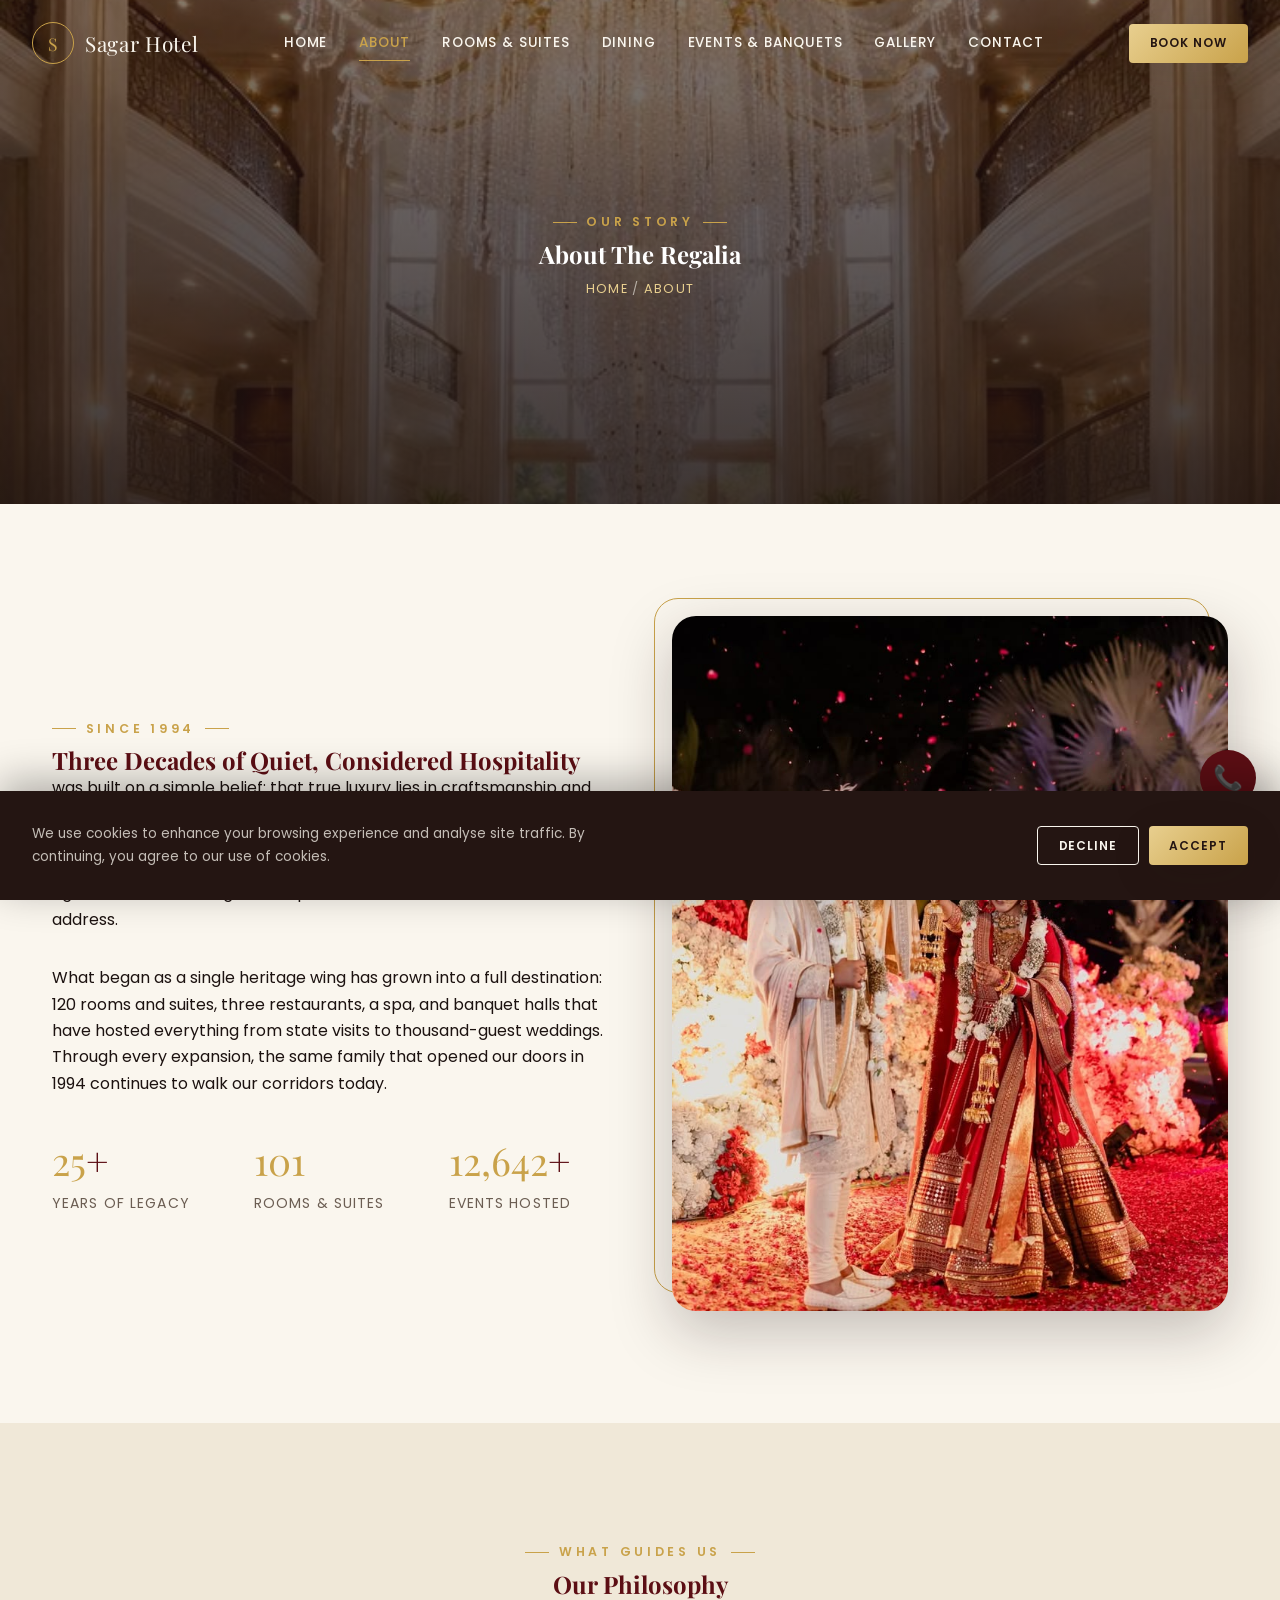
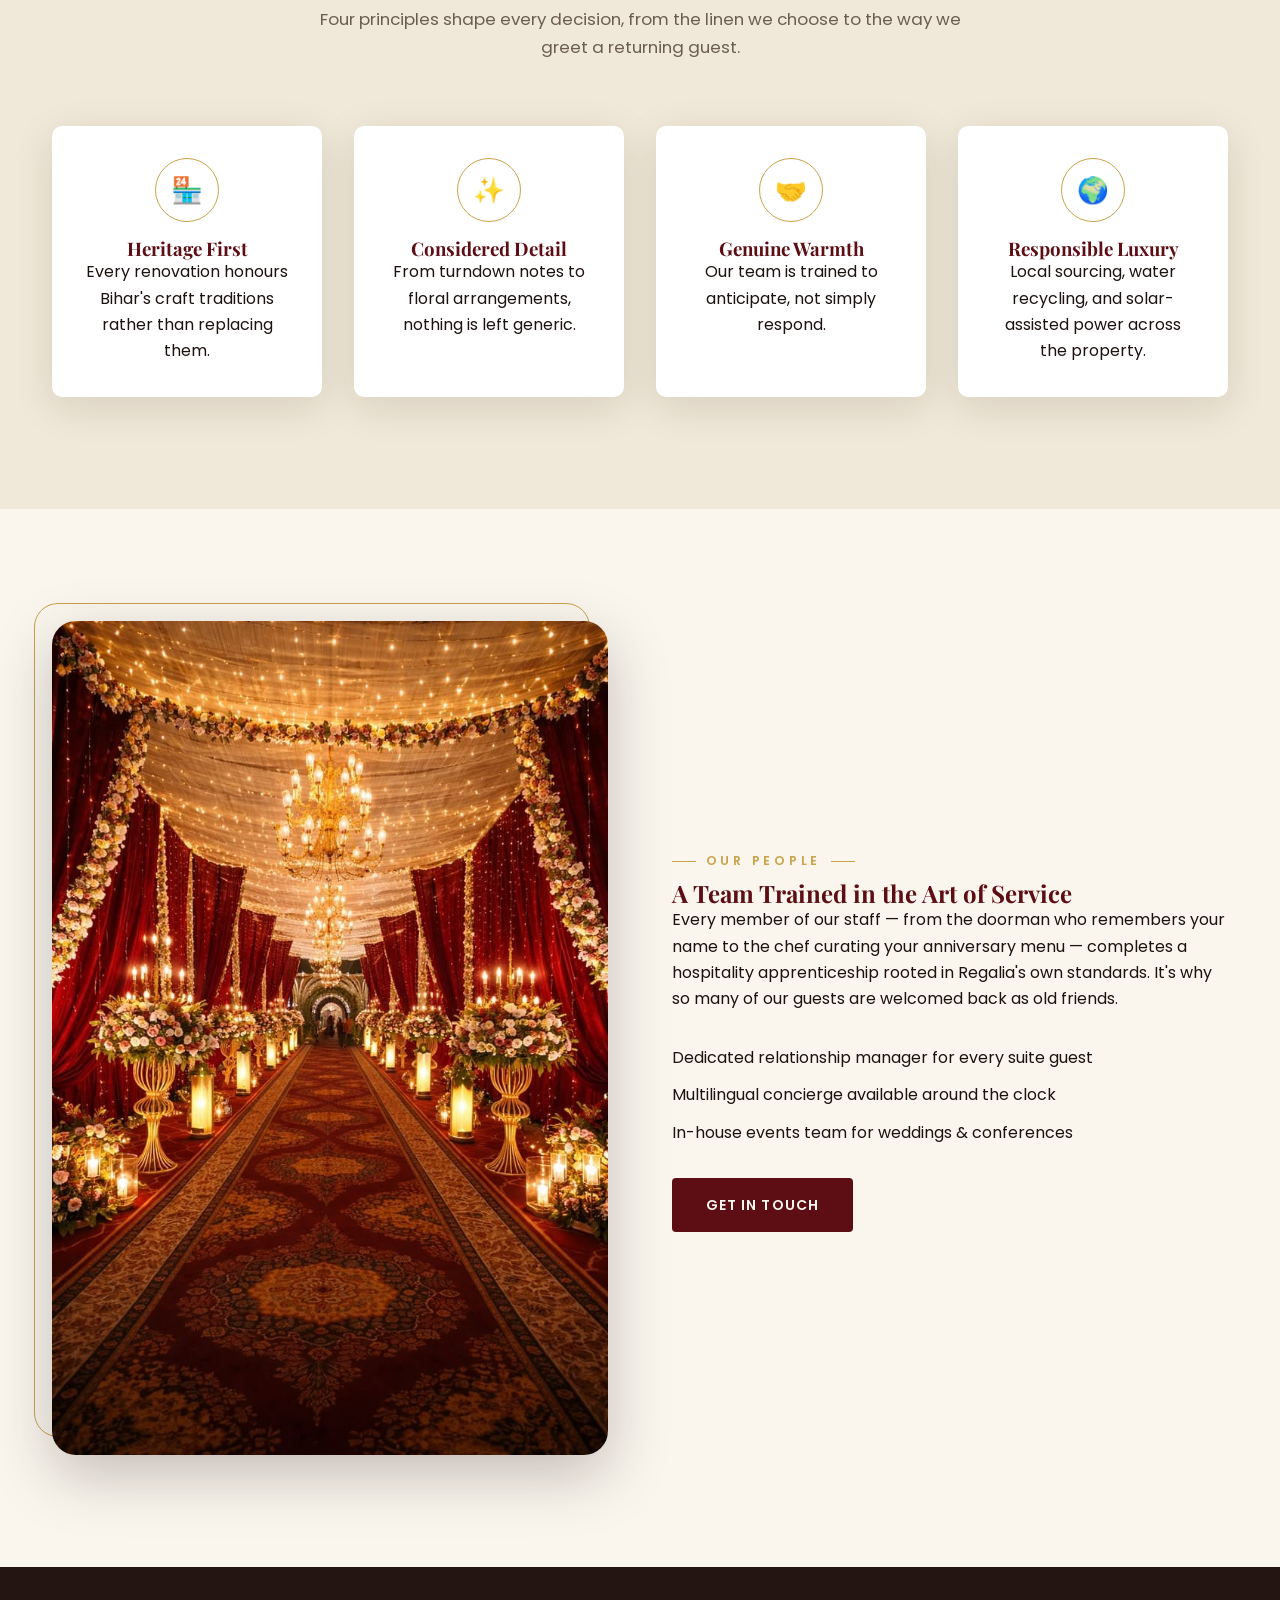
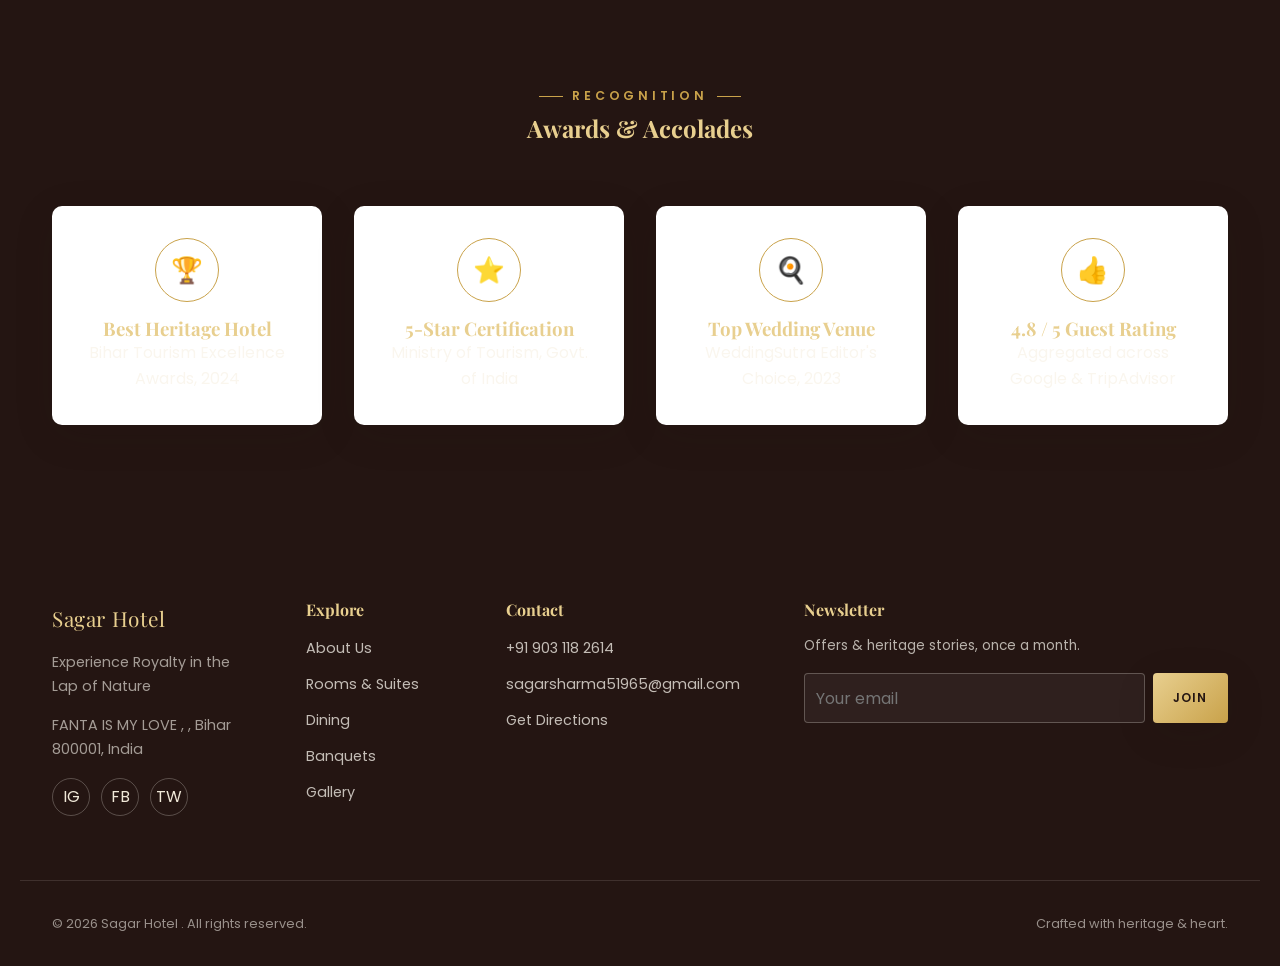
<file: project/about.html>
<!DOCTYPE html>
<html lang="en">
<head>
<meta charset="UTF-8">
<meta name="viewport" content="width=device-width, initial-scale=1.0">
<title>About Us | Sagar Hotel </title>
<meta name="description" content="Discover the story, philosophy and heritage of — a 5-star luxury hotel rooted in Bihar's culture and hospitality.">
<meta name="keywords" content="about Sagar Hotel , luxury hotel history BIHAR, heritage hotel Bihar">
<link rel="icon" href="assets/favicon.svg" type="image/svg+xml">
<link rel="preconnect" href="https://fonts.googleapis.com">
<link href="https://fonts.googleapis.com/css2?family=Playfair+Display:wght@500;600;700;800&family=Poppins:wght@300;400;500;600;700&display=swap" rel="stylesheet">
<link rel="stylesheet" href="css/style.css">
<link rel="stylesheet" href="css/animation.css">
<link rel="stylesheet" href="css/responsive.css">
</head>
<body>

<div class="preloader" aria-hidden="true">
  <div class="preloader-mark">HERITAGE</div>
  <div class="preloader-bar"></div>
</div>

<!-- ============ HEADER ============ -->
<header class="site-header transparent">
  <div class="container nav-wrap">
    <a href="index.html" class="brand">
      <span class="brand-mark">S</span>
      <span class="brand-name" data-hotel-name>Sagar Hotel <span data-hotel-tagline>Heritage Redefined, Luxury Reimagined</span></span>
    </a>
    <nav class="nav-links" aria-label="Primary">
      <a href="index.html">Home</a>
      <a href="about.html" class="active">About</a>
      <a href="rooms.html">Rooms &amp; Suites</a>
      <a href="dining.html">Dining</a>
      <a href="banquet.html">Events &amp; Banquets</a>
      <a href="gallery.html">Gallery</a>
      <a href="contact.html">Contact</a>
    </nav>
    <div class="nav-cta">
      <a href="rooms.html" class="btn btn-gold btn-sm">Book Now</a>
    </div>
    <button class="nav-toggle" aria-label="Toggle menu"><span></span><span></span><span></span></button>
  </div>
</header>

<!-- ============ PAGE HERO ============ -->
<section class="page-hero">
  <img src="images/9.jpeg" alt="heritage facade" loading="eager">
  <div class="page-hero-content">
    <div class="eyebrow">Our Story</div>
    <h1>About The Regalia</h1>
    <div class="breadcrumb"><a href="index.html">Home</a> <span>/</span> About</div>
  </div>
</section>

<!-- ============ STORY ============ -->
<section class="section" id="story">
  <div class="container split">
    <div class="split-text" data-reveal="left">
      <div class="eyebrow">Since 1994</div>
      <h2>Three Decades of Quiet, Considered Hospitality</h2>
      <p>was built on a simple belief: that true luxury lies in craftsmanship and attentiveness, not excess. Our foundations are drawn from Bihar's own architectural and artistic traditions — hand-carved jharokha windows, terrazzo floors, and brassware sourced from local artisans — set against the comforts guests expect from an international five-star address.</p>
      <p class="mt-md">What began as a single heritage wing has grown into a full destination: 120 rooms and suites, three restaurants, a spa, and banquet halls that have hosted everything from state visits to thousand-guest weddings. Through every expansion, the same family that opened our doors in 1994 continues to walk our corridors today.</p>
      <div class="stat-row">
        <div class="stat"><div class="num"><span data-counter="30">0</span>+</div><div class="label">Years of Legacy</div></div>
        <div class="stat"><div class="num"><span data-counter="120">0</span></div><div class="label">Rooms &amp; Suites</div></div>
        <div class="stat"><div class="num"><span data-counter="15000">0</span>+</div><div class="label">Events Hosted</div></div>
      </div>
    </div>
    <div class="split-media" data-reveal="right">
      <div class="ornament-frame"></div>
      <img src="images/3.jpeg" alt="Heritage interior corridor with brass lanterns" loading="lazy">
    </div>
  </div>
</section>

<!-- ============ MISSION / VALUES ============ -->
<section class="section section-alt">
  <div class="container">
    <div class="section-head" data-reveal="fade">
      <div class="eyebrow">What Guides Us</div>
      <h2>Our Philosophy</h2>
      <p>Four principles shape every decision, from the linen we choose to the way we greet a returning guest.</p>
    </div>
    <div class="grid grid-4">
      <div class="amenity-card card" data-reveal="zoom">
        <div class="amenity-icon">&#127978;</div>
        <h3>Heritage First</h3>
        <p>Every renovation honours Bihar's craft traditions rather than replacing them.</p>
      </div>
      <div class="amenity-card card" data-reveal="zoom" data-delay="1">
        <div class="amenity-icon">&#10024;</div>
        <h3>Considered Detail</h3>
        <p>From turndown notes to floral arrangements, nothing is left generic.</p>
      </div>
      <div class="amenity-card card" data-reveal="zoom" data-delay="2">
        <div class="amenity-icon">&#129309;</div>
        <h3>Genuine Warmth</h3>
        <p>Our team is trained to anticipate, not simply respond.</p>
      </div>
      <div class="amenity-card card" data-reveal="zoom" data-delay="3">
        <div class="amenity-icon">&#127757;</div>
        <h3>Responsible Luxury</h3>
        <p>Local sourcing, water recycling, and solar-assisted power across the property.</p>
      </div>
    </div>
  </div>
</section>

<!-- ============ LEADERSHIP / TEAM TEASER ============ -->
<section class="section">
  <div class="container split">
    <div class="split-media" data-reveal="left">
      <div class="ornament-frame"></div>
      <img src="images/2.jpeg" alt="hospitality team" loading="lazy">
    </div>
    <div class="split-text" data-reveal="right">
      <div class="eyebrow">Our People</div>
      <h2>A Team Trained in the Art of Service</h2>
      <p>Every member of our staff — from the doorman who remembers your name to the chef curating your anniversary menu — completes a hospitality apprenticeship rooted in Regalia's own standards. It's why so many of our guests are welcomed back as old friends.</p>
      <ul class="check-list mt-md" style="display:grid;gap:0.7rem;">
        <li>Dedicated relationship manager for every suite guest</li>
        <li>Multilingual concierge available around the clock</li>
        <li>In-house events team for weddings &amp; conferences</li>
      </ul>
      <a href="contact.html" class="btn btn-dark mt-md">Get in Touch</a>
    </div>
  </div>
</section>

<!-- ============ AWARDS STRIP ============ -->
<section class="section section-dark">
  <div class="container">
    <div class="section-head" data-reveal="fade">
      <div class="eyebrow">Recognition</div>
      <h2>Awards &amp; Accolades</h2>
    </div>
    <div class="grid grid-4">
      <div class="amenity-card card" data-reveal="zoom"><div class="amenity-icon">&#127942;</div><h3>Best Heritage Hotel</h3><p>Bihar Tourism Excellence Awards, 2024</p></div>
      <div class="amenity-card card" data-reveal="zoom" data-delay="1"><div class="amenity-icon">&#11088;</div><h3>5-Star Certification</h3><p>Ministry of Tourism, Govt. of India</p></div>
      <div class="amenity-card card" data-reveal="zoom" data-delay="2"><div class="amenity-icon">&#127859;</div><h3>Top Wedding Venue</h3><p>WeddingSutra Editor's Choice, 2023</p></div>
      <div class="amenity-card card" data-reveal="zoom" data-delay="3"><div class="amenity-icon">&#128077;</div><h3>4.8 / 5 Guest Rating</h3><p>Aggregated across Google &amp; TripAdvisor</p></div>
    </div>
  </div>
</section>

<!-- ============ FOOTER ============ -->
<footer class="site-footer">
  <div class="container footer-grid">
    <div class="footer-brand">
      <span class="brand-name" style="color:var(--color-gold-light)" data-hotel-name>Sagar Hotel </span>
      <p data-hotel-tagline>Heritage Redefined, Luxury Reimagined</p>
      <p style="margin-top:1rem" data-hotel-address>Beer Chand Patel Path, BIHAR, Bihar 800001, India</p>
      <div class="footer-social">
        <a href="#" aria-label="Instagram">IG</a>
        <a href="#" aria-label="Facebook">FB</a>
        <a href="#" aria-label="Twitter">TW</a>
      </div>
    </div>
    <div class="footer-col">
      <h4>Explore</h4>
      <ul>
        <li><a href="about.html">About Us</a></li>
        <li><a href="rooms.html">Rooms &amp; Suites</a></li>
        <li><a href="dining.html">Dining</a></li>
        <li><a href="banquet.html">Banquets</a></li>
        <li><a href="gallery.html">Gallery</a></li>
      </ul>
    </div>
    <div class="footer-col">
      <h4>Contact</h4>
      <ul>
        <li><a href="tel:+919031182614" data-hotel-phone>+91 903 118 2614</a></li>
        <li><a href="mailto:sagarsharma51965@gmail.com" data-hotel-email>sagarsharma51965@gmail.com</a></li>
        <li><a href="contact.html">Get Directions</a></li>
      </ul>
    </div>
    <div class="footer-col">
      <h4>Newsletter</h4>
      <p style="font-size:0.85rem;color:rgba(250,246,238,0.7)">Offers &amp; heritage stories, once a month.</p>
      <form class="newsletter-form">
        <input type="email" placeholder="Your email" required>
        <button type="submit" class="btn btn-gold btn-sm">Join</button>
      </form>
    </div>
  </div>
  <div class="container footer-bottom">
    <span>© <span data-year>2026</span> Sagar Hotel . All rights reserved.</span>
    <span>Crafted with heritage &amp; heart.</span>
  </div>
</footer>

<!-- ============ FLOATING BUTTONS ============ -->
<div class="float-stack">
  <button class="float-btn back-to-top" aria-label="Back to top">↑</button>
  <a href="#" class="float-btn float-call" data-call-link aria-label="Call the hotel">📞</a>
  <a href="#" class="float-btn float-whatsapp" data-whatsapp-link="Hello, I would like to know more about Sagar Hotel ." aria-label="Chat on WhatsApp">💬</a>
</div>

<!-- ============ COOKIE BANNER ============ -->
<div class="cookie-banner">
  <div class="cookie-inner">
    <p>We use cookies to enhance your browsing experience and analyse site traffic. By continuing, you agree to our use of cookies.</p>
    <div style="display:flex;gap:0.6rem;">
      <button class="btn btn-outline btn-sm" style="color:var(--color-cream);border-color:var(--color-cream)" data-cookie-action="declined">Decline</button>
      <button class="btn btn-gold btn-sm" data-cookie-action="accepted">Accept</button>
    </div>
  </div>
</div>

<script src="js/main.js"></script>
</body>
</html>
</file>
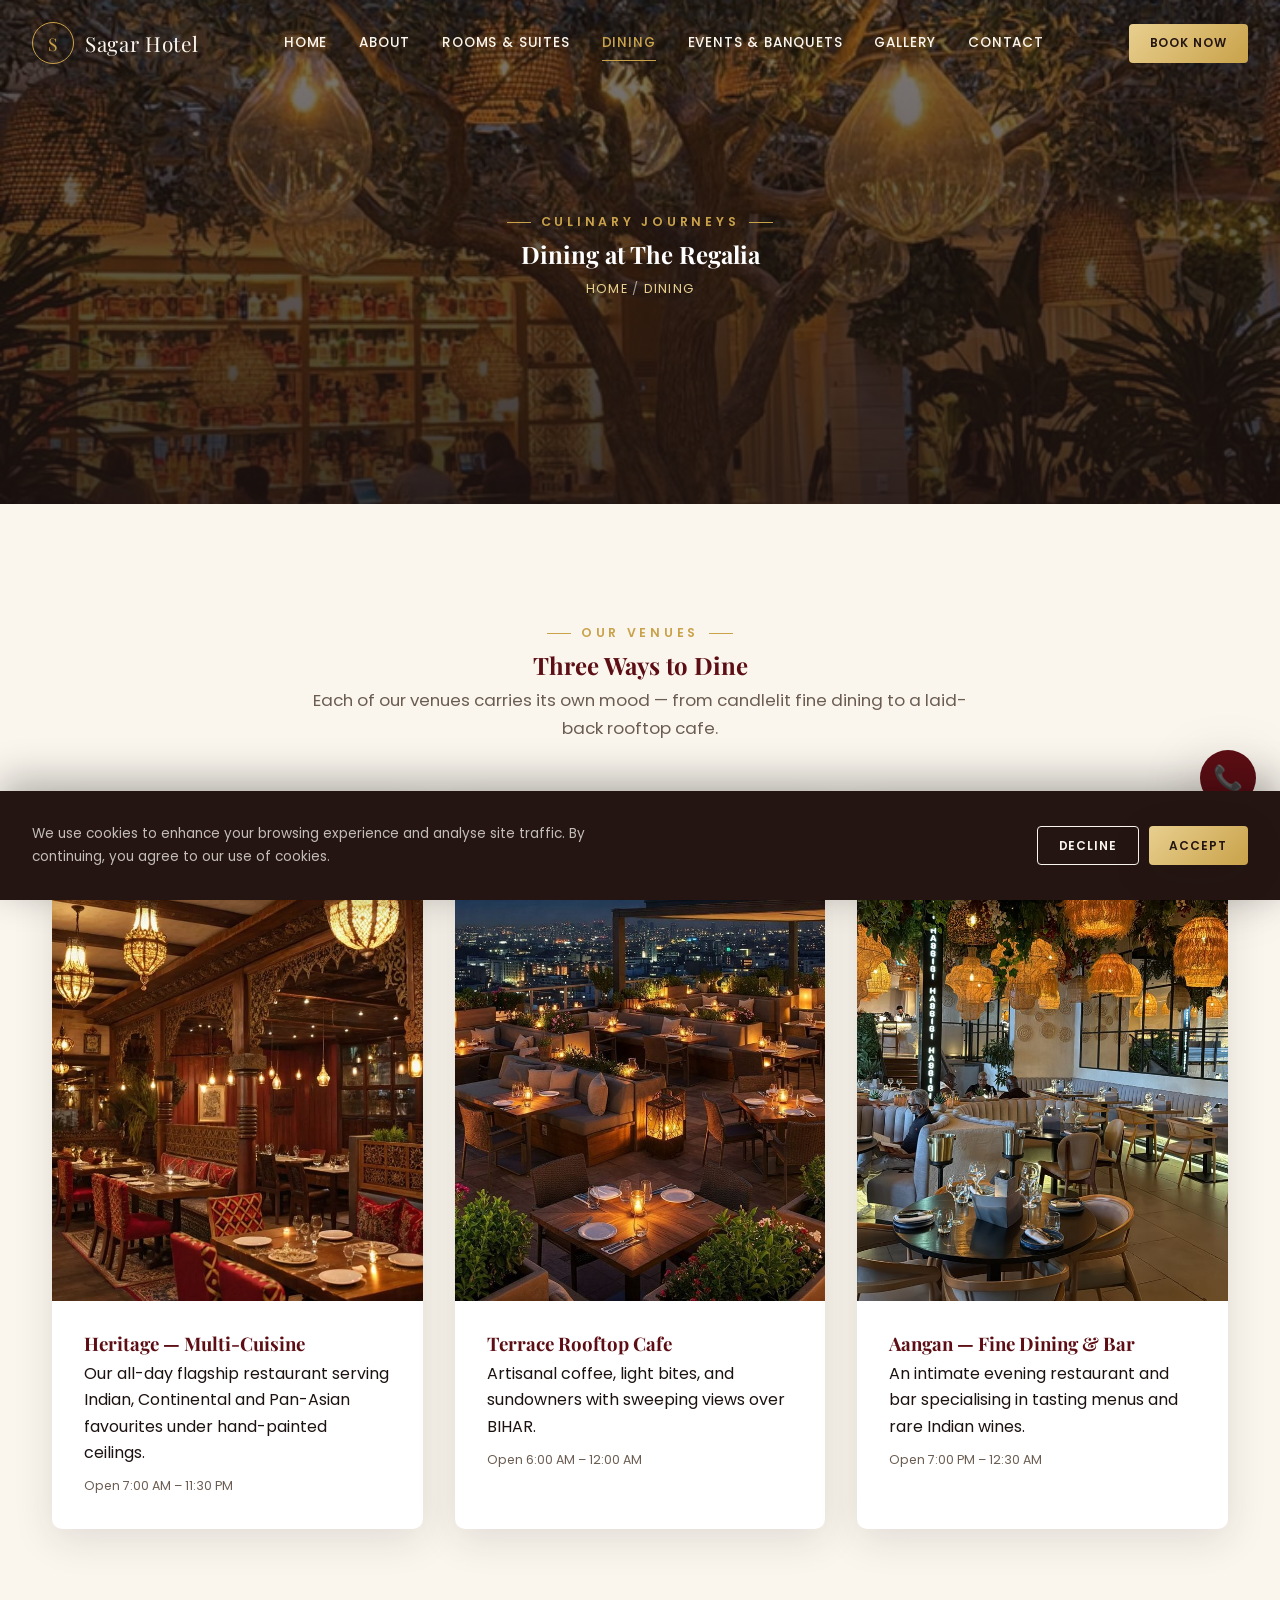
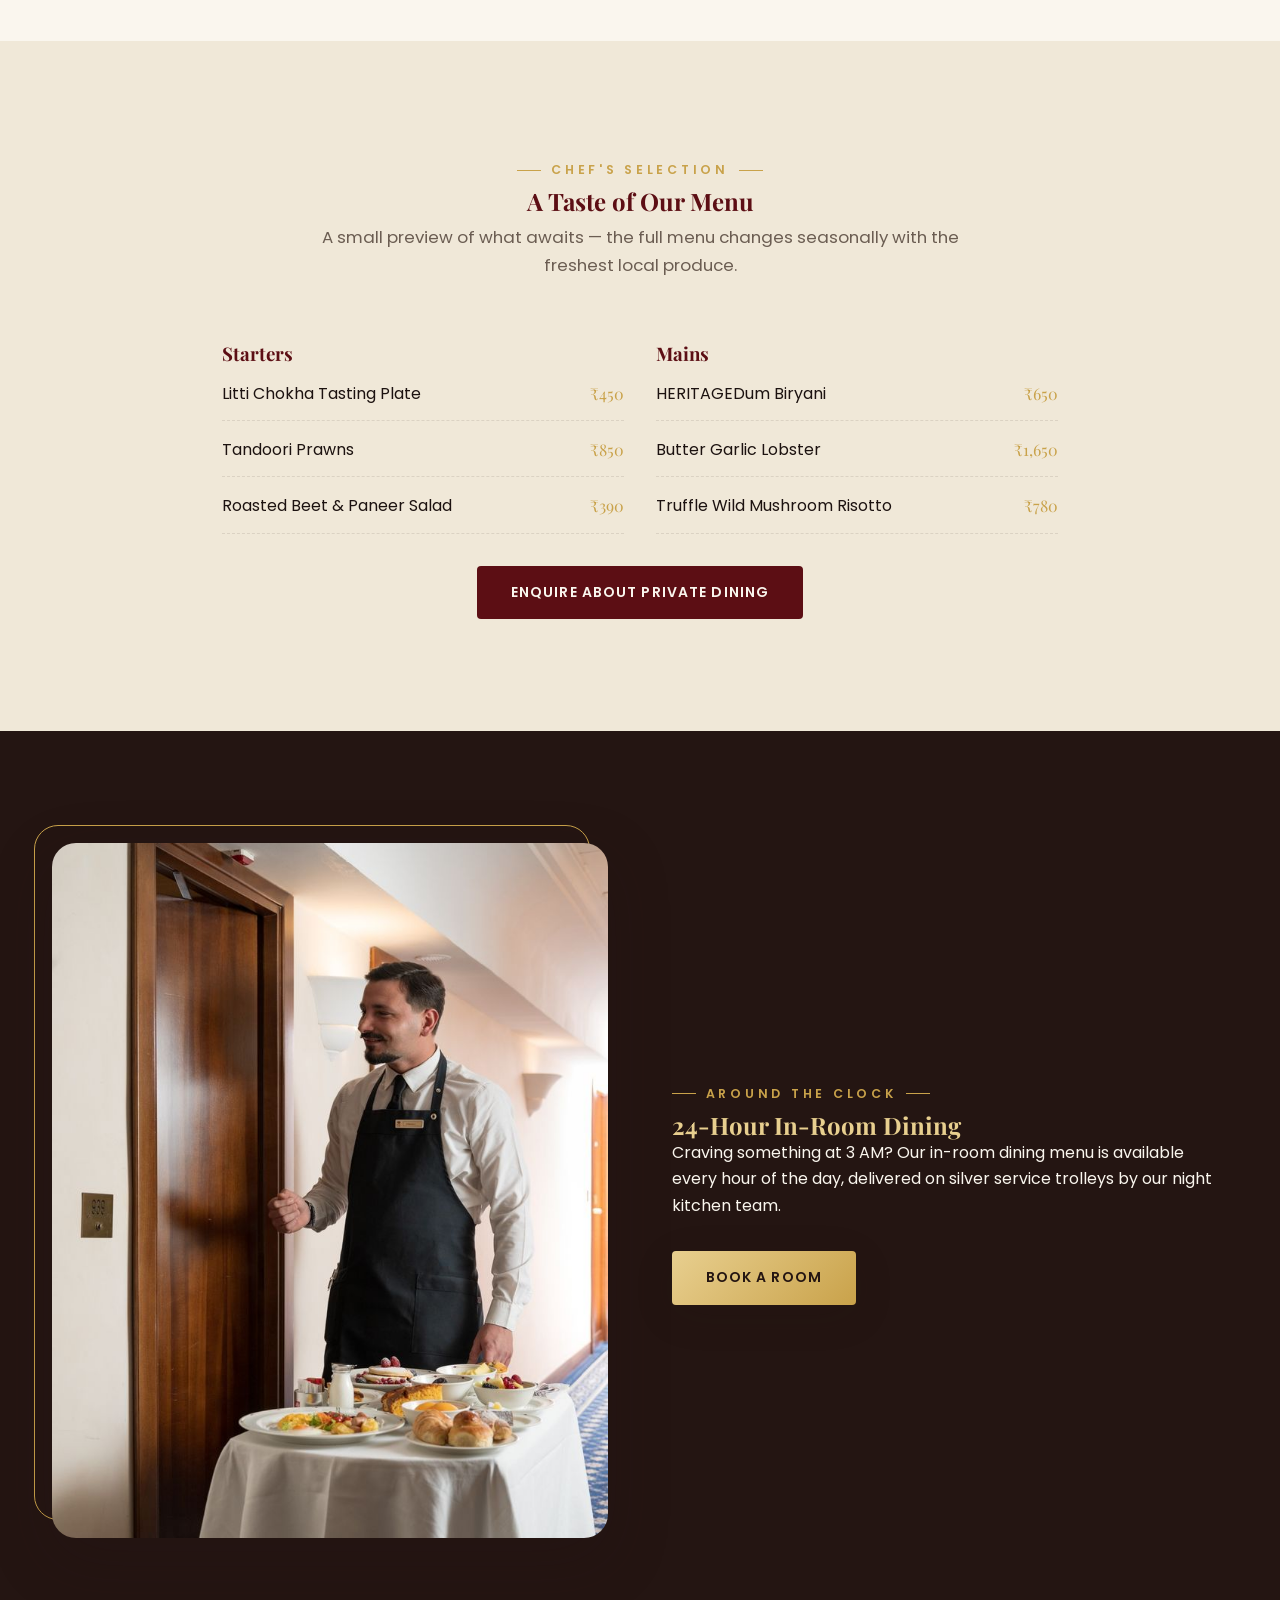
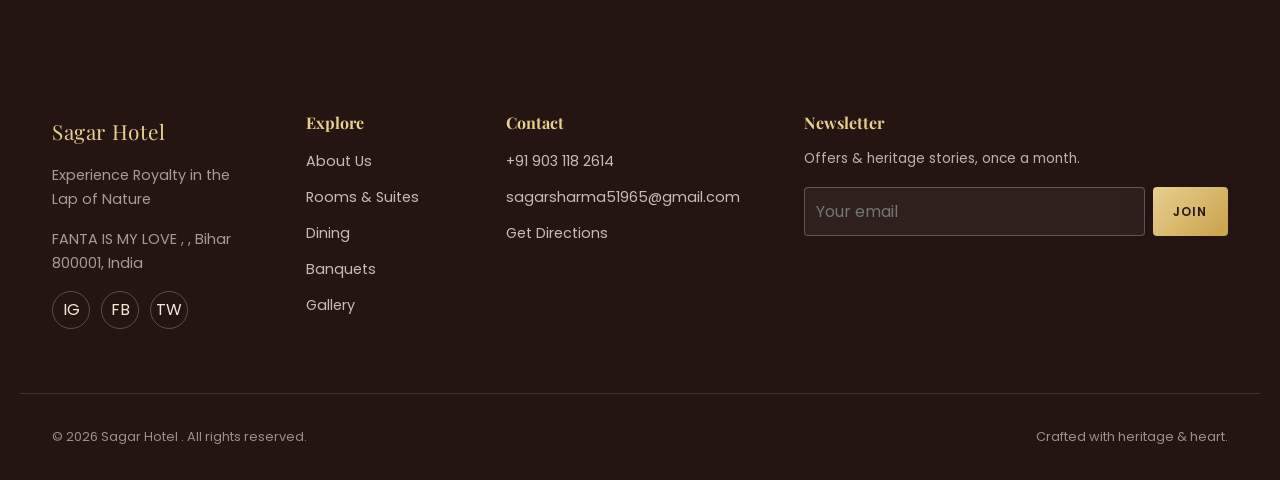
<file: project/dining.html>
<!DOCTYPE html>
<html lang="en">
<head>
<meta charset="UTF-8">
<meta name="viewport" content="width=device-width, initial-scale=1.0">
<title>Dining | Sagar Hotel </title>
<meta name="description" content="From fine dining to rooftop cafes — explore the restaurants, bars and in-room dining experiences at Sagar Hotel .">
<meta name="keywords" content="best restaurant BIHAR, fine dining BIHAR, hotel restaurant Bihar, rooftop cafe BIHAR">
<link rel="icon" href="assets/favicon.svg" type="image/svg+xml">
<link rel="preconnect" href="https://fonts.googleapis.com">
<link href="https://fonts.googleapis.com/css2?family=Playfair+Display:wght@500;600;700;800&family=Poppins:wght@300;400;500;600;700&display=swap" rel="stylesheet">
<link rel="stylesheet" href="css/style.css">
<link rel="stylesheet" href="css/animation.css">
<link rel="stylesheet" href="css/responsive.css">
</head>
<body>

<div class="preloader" aria-hidden="true">
  <div class="preloader-mark">HERITAGE</div>
  <div class="preloader-bar"></div>
</div>

<header class="site-header transparent">
  <div class="container nav-wrap">
    <a href="index.html" class="brand">
      <span class="brand-mark">S</span>
      <span class="brand-name" data-hotel-name>Sagar Hotel <span data-hotel-tagline>Heritage Redefined, Luxury Reimagined</span></span>
    </a>
    <nav class="nav-links" aria-label="Primary">
      <a href="index.html">Home</a>
      <a href="about.html">About</a>
      <a href="rooms.html">Rooms &amp; Suites</a>
      <a href="dining.html" class="active">Dining</a>
      <a href="banquet.html">Events &amp; Banquets</a>
      <a href="gallery.html">Gallery</a>
      <a href="contact.html">Contact</a>
    </nav>
    <div class="nav-cta">
      <a href="rooms.html" class="btn btn-gold btn-sm">Book Now</a>
    </div>
    <button class="nav-toggle" aria-label="Toggle menu"><span></span><span></span><span></span></button>
  </div>
</header>

<section class="page-hero">
  <img src="images/11.jpeg" alt="Elegant fine dining restaurant interior" loading="eager">
  <div class="page-hero-content">
    <div class="eyebrow">Culinary Journeys</div>
    <h1>Dining at The Regalia</h1>
    <div class="breadcrumb"><a href="index.html">Home</a> <span>/</span> Dining</div>
  </div>
</section>

<!-- ============ RESTAURANT VENUES ============ -->
<section class="section" id="venues">
  <div class="container">
    <div class="section-head" data-reveal="fade">
      <div class="eyebrow">Our Venues</div>
      <h2>Three Ways to Dine</h2>
      <p>Each of our venues carries its own mood — from candlelit fine dining to a laid-back rooftop cafe.</p>
    </div>
    <div class="grid grid-3">

      <article class="card" data-reveal="fade-up">
        <div class="card-media" style="aspect-ratio:3/4;"><span class="card-tag">Signature</span><img src="images/cuisine.jpeg" alt="Multi-Cuisine Restaurant" loading="lazy"></div>
        <div class="card-body">
          <h3>Heritage — Multi-Cuisine</h3>
          <p>Our all-day flagship restaurant serving Indian, Continental and Pan-Asian favourites under hand-painted ceilings.</p>
          <div class="room-meta" style="font-size:0.78rem;color:var(--color-text-muted);margin-top:0.6rem;">Open 7:00 AM – 11:30 PM</div>
        </div>
      </article>

      <article class="card" data-reveal="fade-up" data-delay="1">
        <div class="card-media" style="aspect-ratio:3/4;"><img src="images/roof.jpeg" alt="Terrace Rooftop Cafe" loading="lazy"></div>
        <div class="card-body">
          <h3>Terrace Rooftop Cafe</h3>
          <p>Artisanal coffee, light bites, and sundowners with sweeping views over BIHAR.</p>
          <div class="room-meta" style="font-size:0.78rem;color:var(--color-text-muted);margin-top:0.6rem;">Open 6:00 AM – 12:00 AM</div>
        </div>
      </article>

      <article class="card" data-reveal="fade-up" data-delay="2">
        <div class="card-media" style="aspect-ratio:3/4;"><span class="card-tag">Fine Dining</span><img src="images/bar.jpeg" alt="Fine Dining & Bar" loading="lazy"></div>
        <div class="card-body">
          <h3>Aangan — Fine Dining &amp; Bar</h3>
          <p>An intimate evening restaurant and bar specialising in tasting menus and rare Indian wines.</p>
          <div class="room-meta" style="font-size:0.78rem;color:var(--color-text-muted);margin-top:0.6rem;">Open 7:00 PM – 12:30 AM</div>
        </div>
      </article>

    </div>
  </div>
</section>

<!-- ============ SAMPLE MENU ============ -->
<section class="section section-alt">
  <div class="container" style="max-width:900px;">
    <div class="section-head" data-reveal="fade">
      <div class="eyebrow">Chef's Selection</div>
      <h2>A Taste of Our Menu</h2>
      <p>A small preview of what awaits — the full menu changes seasonally with the freshest local produce.</p>
    </div>
    <div class="grid grid-2" data-reveal="fade-up">
      <div>
        <h3 style="margin-bottom:1rem;">Starters</h3>
        <ul style="display:grid;gap:1rem;">
          <li style="display:flex;justify-content:space-between;border-bottom:1px dashed var(--color-border);padding-bottom:0.8rem;"><span>Litti Chokha Tasting Plate</span><span style="color:var(--color-accent);font-family:var(--font-display);">₹450</span></li>
          <li style="display:flex;justify-content:space-between;border-bottom:1px dashed var(--color-border);padding-bottom:0.8rem;"><span>Tandoori Prawns</span><span style="color:var(--color-accent);font-family:var(--font-display);">₹850</span></li>
          <li style="display:flex;justify-content:space-between;border-bottom:1px dashed var(--color-border);padding-bottom:0.8rem;"><span>Roasted Beet &amp; Paneer Salad</span><span style="color:var(--color-accent);font-family:var(--font-display);">₹390</span></li>
        </ul>
      </div>
      <div>
        <h3 style="margin-bottom:1rem;">Mains</h3>
        <ul style="display:grid;gap:1rem;">
          <li style="display:flex;justify-content:space-between;border-bottom:1px dashed var(--color-border);padding-bottom:0.8rem;"><span>HERITAGEDum Biryani</span><span style="color:var(--color-accent);font-family:var(--font-display);">₹650</span></li>
          <li style="display:flex;justify-content:space-between;border-bottom:1px dashed var(--color-border);padding-bottom:0.8rem;"><span>Butter Garlic Lobster</span><span style="color:var(--color-accent);font-family:var(--font-display);">₹1,650</span></li>
          <li style="display:flex;justify-content:space-between;border-bottom:1px dashed var(--color-border);padding-bottom:0.8rem;"><span>Truffle Wild Mushroom Risotto</span><span style="color:var(--color-accent);font-family:var(--font-display);">₹780</span></li>
        </ul>
      </div>
    </div>
    <div class="text-center mt-md" data-reveal="fade">
      <a href="contact.html" class="btn btn-dark">Enquire About Private Dining</a>
    </div>
  </div>
</section>

<!-- ============ IN-ROOM DINING TEASER ============ -->
<section class="section section-dark">
  <div class="container split">
    <div class="split-media" data-reveal="left">
      <div class="ornament-frame"></div>
      <img src="images/24.jpeg" alt="In-room dining setup" loading="lazy">
    </div>
    <div class="split-text" data-reveal="right">
      <div class="eyebrow">Around the Clock</div>
      <h2>24-Hour In-Room Dining</h2>
      <p>Craving something at 3 AM? Our in-room dining menu is available every hour of the day, delivered on silver service trolleys by our night kitchen team.</p>
      <a href="rooms.html" class="btn btn-gold mt-md">Book a Room</a>
    </div>
  </div>
</section>

<footer class="site-footer">
  <div class="container footer-grid">
    <div class="footer-brand">
      <span class="brand-name" style="color:var(--color-gold-light)" data-hotel-name>Sagar Hotel </span>
      <p data-hotel-tagline>Heritage Redefined, Luxury Reimagined</p>
      <p style="margin-top:1rem" data-hotel-address>Beer Chand Patel Path, BIHAR, Bihar 800001, India</p>
      <div class="footer-social">
        <a href="#" aria-label="Instagram">IG</a>
        <a href="#" aria-label="Facebook">FB</a>
        <a href="#" aria-label="Twitter">TW</a>
      </div>
    </div>
    <div class="footer-col">
      <h4>Explore</h4>
      <ul>
        <li><a href="about.html">About Us</a></li>
        <li><a href="rooms.html">Rooms &amp; Suites</a></li>
        <li><a href="dining.html">Dining</a></li>
        <li><a href="banquet.html">Banquets</a></li>
        <li><a href="gallery.html">Gallery</a></li>
      </ul>
    </div>
    <div class="footer-col">
      <h4>Contact</h4>
      <ul>
        <li><a href="tel:+919031182614" data-hotel-phone>+91 903 118 2614</a></li>
        <li><a href="mailto:sagarsharma51965@gmail.com" data-hotel-email>sagarsharma51965@gmail.com</a></li>
        <li><a href="contact.html">Get Directions</a></li>
      </ul>
    </div>
    <div class="footer-col">
      <h4>Newsletter</h4>
      <p style="font-size:0.85rem;color:rgba(250,246,238,0.7)">Offers &amp; heritage stories, once a month.</p>
      <form class="newsletter-form">
        <input type="email" placeholder="Your email" required>
        <button type="submit" class="btn btn-gold btn-sm">Join</button>
      </form>
    </div>
  </div>
  <div class="container footer-bottom">
    <span>© <span data-year>2026</span> Sagar Hotel . All rights reserved.</span>
    <span>Crafted with heritage &amp; heart.</span>
  </div>
</footer>

<div class="float-stack">
  <button class="float-btn back-to-top" aria-label="Back to top">↑</button>
  <a href="#" class="float-btn float-call" data-call-link aria-label="Call the hotel">📞</a>
  <a href="#" class="float-btn float-whatsapp" data-whatsapp-link="Hello, I would like to make a dining reservation at Sagar Hotel ." aria-label="Chat on WhatsApp">💬</a>
</div>

<div class="cookie-banner">
  <div class="cookie-inner">
    <p>We use cookies to enhance your browsing experience and analyse site traffic. By continuing, you agree to our use of cookies.</p>
    <div style="display:flex;gap:0.6rem;">
      <button class="btn btn-outline btn-sm" style="color:var(--color-cream);border-color:var(--color-cream)" data-cookie-action="declined">Decline</button>
      <button class="btn btn-gold btn-sm" data-cookie-action="accepted">Accept</button>
    </div>
  </div>
</div>

<script src="js/main.js"></script>
</body>
</html>
</file>
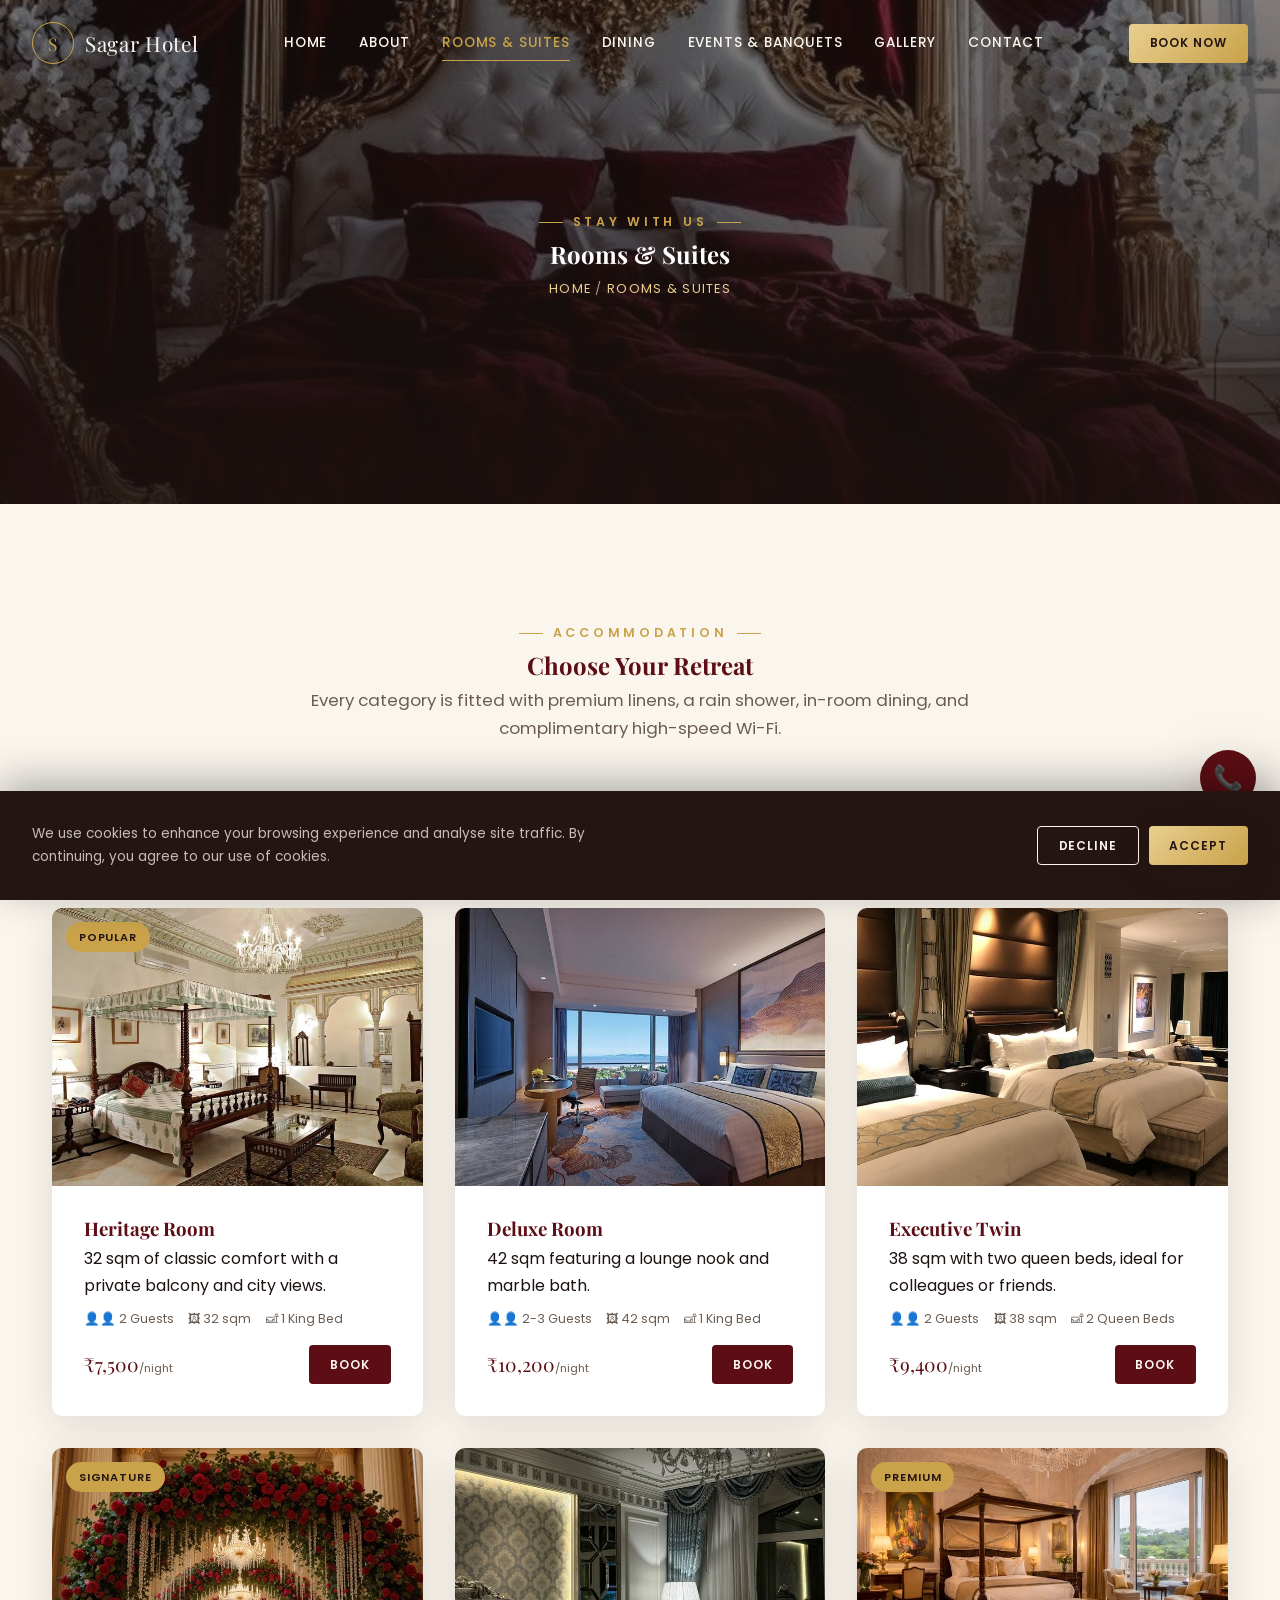
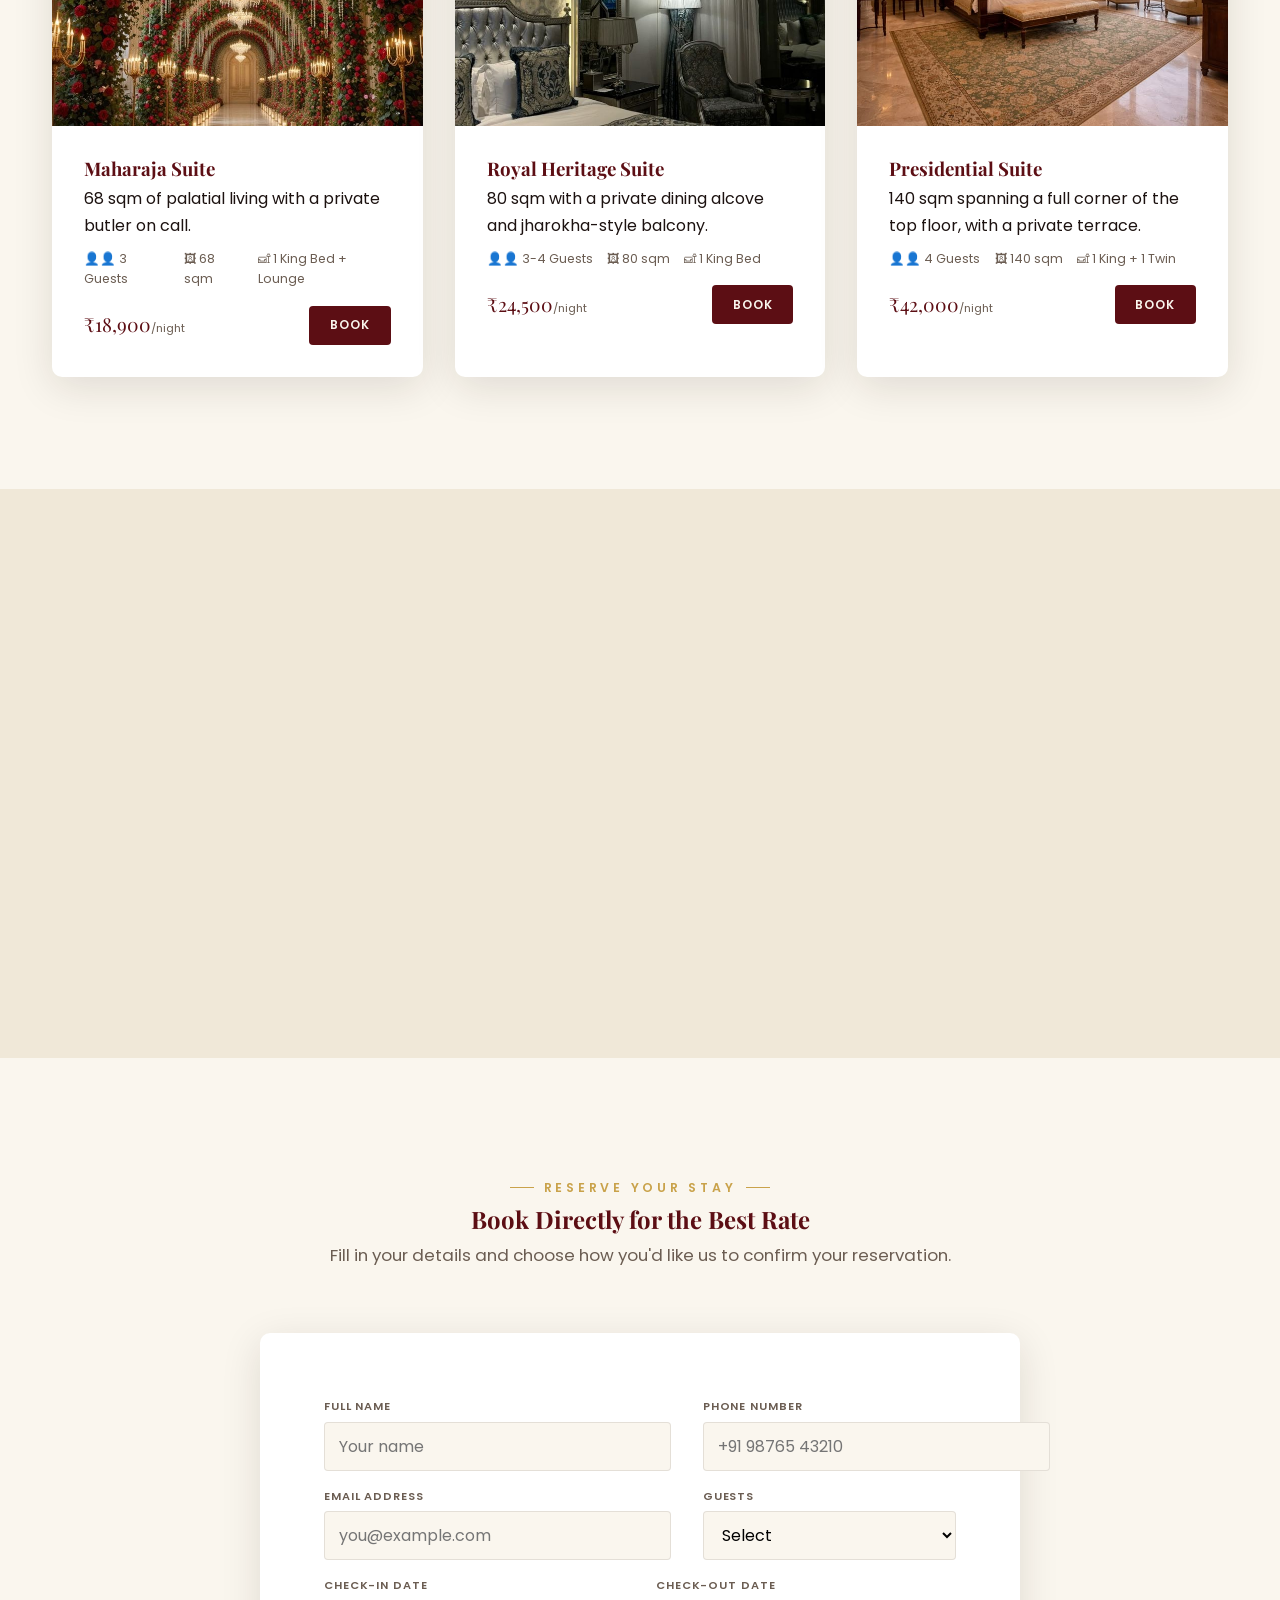
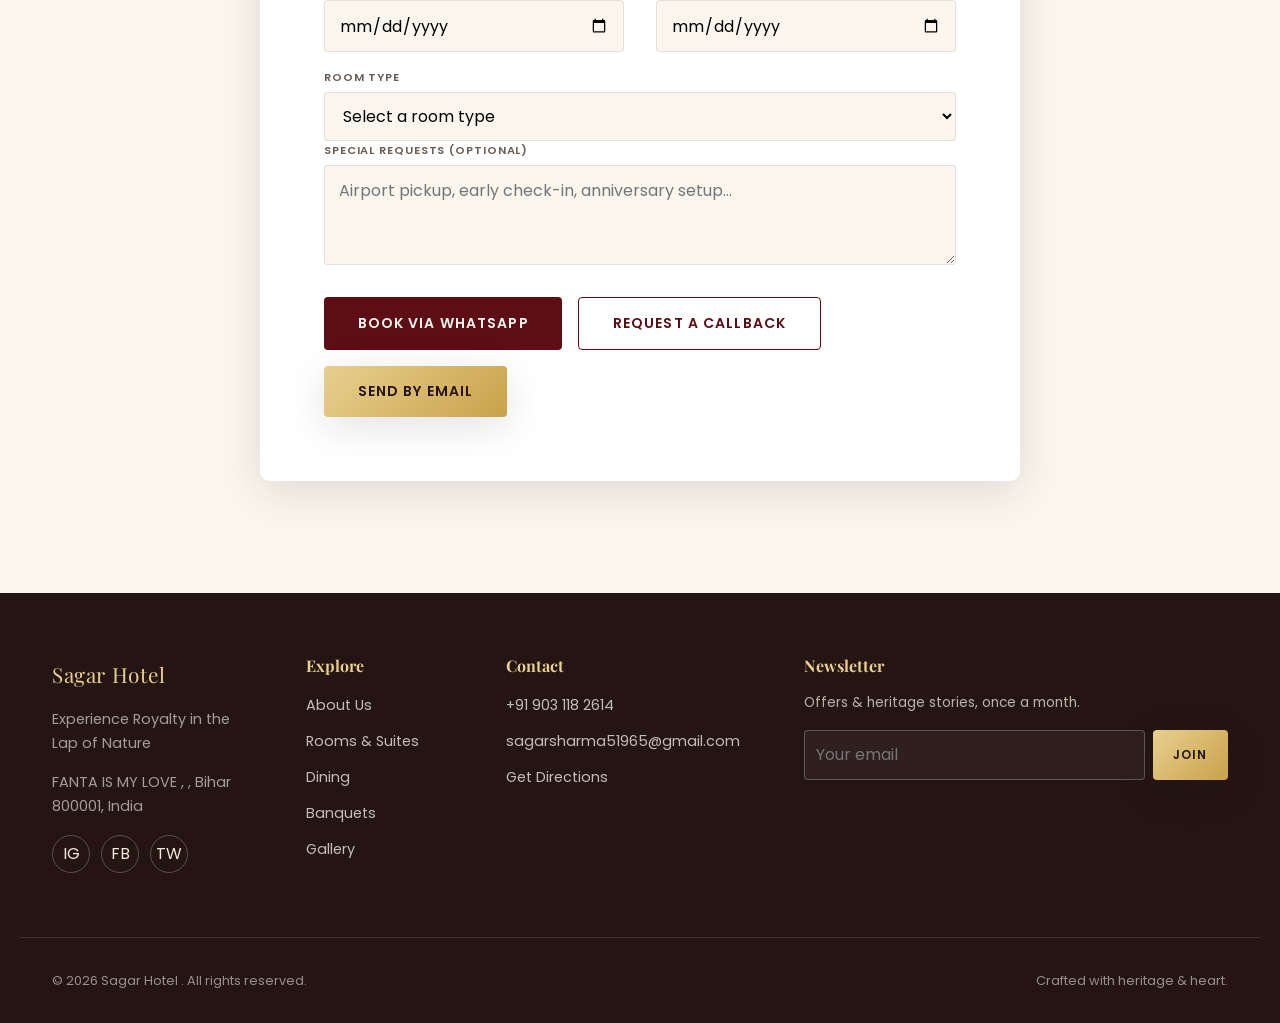
<file: project/rooms.html>
<!DOCTYPE html>
<html lang="en">
<head>
<meta charset="UTF-8">
<meta name="viewport" content="width=device-width, initial-scale=1.0">
<title>Rooms &amp; Suites | Sagar Hotel </title>
<meta name="description" content="Explore heritage rooms, deluxe rooms, and the Maharaja &amp; Presidential Suites at Sagar Hotel . Book directly for the best rate.">
<meta name="keywords" content="hotel rooms BIHAR, luxury suites BIHAR, book hotel room Bihar">
<link rel="icon" href="assets/favicon.svg" type="image/svg+xml">
<link rel="preconnect" href="https://fonts.googleapis.com">
<link href="https://fonts.googleapis.com/css2?family=Playfair+Display:wght@500;600;700;800&family=Poppins:wght@300;400;500;600;700&display=swap" rel="stylesheet">
<link rel="stylesheet" href="css/style.css">
<link rel="stylesheet" href="css/animation.css">
<link rel="stylesheet" href="css/responsive.css">
</head>
<body>

<div class="preloader" aria-hidden="true">
  <div class="preloader-mark">HERITAGE</div>
  <div class="preloader-bar"></div>
</div>

<header class="site-header transparent">
  <div class="container nav-wrap">
    <a href="index.html" class="brand">
      <span class="brand-mark">S</span>
      <span class="brand-name" data-hotel-name>Sagar Hotel <span data-hotel-tagline>Heritage Redefined, Luxury Reimagined</span></span>
    </a>
    <nav class="nav-links" aria-label="Primary">
      <a href="index.html">Home</a>
      <a href="about.html">About</a>
      <a href="rooms.html" class="active">Rooms &amp; Suites</a>
      <a href="dining.html">Dining</a>
      <a href="banquet.html">Events &amp; Banquets</a>
      <a href="gallery.html">Gallery</a>
      <a href="contact.html">Contact</a>
    </nav>
    <div class="nav-cta">
      <a href="#booking" class="btn btn-gold btn-sm">Book Now</a>
    </div>
    <button class="nav-toggle" aria-label="Toggle menu"><span></span><span></span><span></span></button>
  </div>
</header>

<section class="page-hero">
  <img src="images/8.jpeg" alt="Luxury suite bedroom at Sagar Hotel " loading="eager">
  <div class="page-hero-content">
    <div class="eyebrow">Stay With Us</div>
    <h1>Rooms &amp; Suites</h1>
    <div class="breadcrumb"><a href="index.html">Home</a> <span>/</span> Rooms &amp; Suites</div>
  </div>
</section>

<!-- ============ ROOM FILTER + GRID ============ -->
<section class="section" id="rooms">
  <div class="container">
    <div class="section-head" data-reveal="fade">
      <div class="eyebrow">Accommodation</div>
      <h2>Choose Your Retreat</h2>
      <p>Every category is fitted with premium linens, a rain shower, in-room dining, and complimentary high-speed Wi-Fi.</p>
    </div>

    <div class="gallery-filters" data-reveal="fade">
      <button class="filter-btn active" data-room-filter="all">All Rooms</button>
      <button class="filter-btn" data-room-filter="rooms">Rooms</button>
      <button class="filter-btn" data-room-filter="suites">Suites</button>
    </div>

    <div class="grid grid-3" id="room-grid">

      <article class="card" data-room-category="rooms" data-reveal="fade-up">
        <div class="card-media"><span class="card-tag">Popular</span><img src="images/heritage-room.jpg" alt="Heritage Room" loading="lazy"></div>
        <div class="card-body">
          <h3>Heritage Room</h3>
          <p>32 sqm of classic comfort with a private balcony and city views.</p>
          <div class="room-meta" style="display:flex;gap:0.9rem;font-size:0.78rem;color:var(--color-text-muted);margin:0.6rem 0;">
            <span>&#128100;&#128100; 2 Guests</span><span>&#128444; 32 sqm</span><span>&#128715; 1 King Bed</span>
          </div>
          <div class="card-meta"><span class="card-price">₹7,500<span>/night</span></span><a href="#booking" class="btn btn-sm btn-dark">Book</a></div>
        </div>
      </article>

      <article class="card" data-room-category="rooms" data-reveal="fade-up" data-delay="1">
        <div class="card-media"><img src="images/deluex-room.jpeg" alt="Deluxe Room interior" loading="lazy"></div>
        <div class="card-body">
          <h3>Deluxe Room</h3>
          <p>42 sqm featuring a lounge nook and marble bath.</p>
          <div class="room-meta" style="display:flex;gap:0.9rem;font-size:0.78rem;color:var(--color-text-muted);margin:0.6rem 0;">
            <span>&#128100;&#128100; 2-3 Guests</span><span>&#128444; 42 sqm</span><span>&#128715; 1 King Bed</span>
          </div>
          <div class="card-meta"><span class="card-price">₹10,200<span>/night</span></span><a href="#booking" class="btn btn-sm btn-dark">Book</a></div>
        </div>
      </article>

      <article class="card" data-room-category="rooms" data-reveal="fade-up" data-delay="2">
        <div class="card-media"><img src="images/double bed.jpeg" alt="Executive Twin Room" loading="lazy"></div>
        <div class="card-body">
          <h3>Executive Twin</h3>
          <p>38 sqm with two queen beds, ideal for colleagues or friends.</p>
          <div class="room-meta" style="display:flex;gap:0.9rem;font-size:0.78rem;color:var(--color-text-muted);margin:0.6rem 0;">
            <span>&#128100;&#128100; 2 Guests</span><span>&#128444; 38 sqm</span><span>&#128715; 2 Queen Beds</span>
          </div>
          <div class="card-meta"><span class="card-price">₹9,400<span>/night</span></span><a href="#booking" class="btn btn-sm btn-dark">Book</a></div>
        </div>
      </article>

      <article class="card" data-room-category="suites" data-reveal="fade-up">
        <div class="card-media"><span class="card-tag">Signature</span><img src="images/10.jpeg" alt="Maharaja Suite living room" loading="lazy"></div>
        <div class="card-body">
          <h3>Maharaja Suite</h3>
          <p>68 sqm of palatial living with a private butler on call.</p>
          <div class="room-meta" style="display:flex;gap:0.9rem;font-size:0.78rem;color:var(--color-text-muted);margin:0.6rem 0;">
            <span>&#128100;&#128100; 3 Guests</span><span>&#128444; 68 sqm</span><span>&#128715; 1 King Bed + Lounge</span>
          </div>
          <div class="card-meta"><span class="card-price">₹18,900<span>/night</span></span><a href="#booking" class="btn btn-sm btn-dark">Book</a></div>
        </div>
      </article>

      <article class="card" data-room-category="suites" data-reveal="fade-up" data-delay="1">
        <div class="card-media"><img src="images/royal.jpeg" alt="Royal Heritage Suite" loading="lazy"></div>
        <div class="card-body">
          <h3>Royal Heritage Suite</h3>
          <p>80 sqm with a private dining alcove and jharokha-style balcony.</p>
          <div class="room-meta" style="display:flex;gap:0.9rem;font-size:0.78rem;color:var(--color-text-muted);margin:0.6rem 0;">
            <span>&#128100;&#128100; 3-4 Guests</span><span>&#128444; 80 sqm</span><span>&#128715; 1 King Bed</span>
          </div>
          <div class="card-meta"><span class="card-price">₹24,500<span>/night</span></span><a href="#booking" class="btn btn-sm btn-dark">Book</a></div>
        </div>
      </article>

      <article class="card" data-room-category="suites" data-reveal="fade-up" data-delay="2">
        <div class="card-media"><span class="card-tag">Premium</span><img src="images/pri.jpeg" alt="Presidential Suite" loading="lazy"></div>
        <div class="card-body">
          <h3>Presidential Suite</h3>
          <p>140 sqm spanning a full corner of the top floor, with a private terrace.</p>
          <div class="room-meta" style="display:flex;gap:0.9rem;font-size:0.78rem;color:var(--color-text-muted);margin:0.6rem 0;">
            <span>&#128100;&#128100; 4 Guests</span><span>&#128444; 140 sqm</span><span>&#128715; 1 King + 1 Twin</span>
          </div>
          <div class="card-meta"><span class="card-price">₹42,000<span>/night</span></span><a href="#booking" class="btn btn-sm btn-dark">Book</a></div>
        </div>
      </article>

    </div>
  </div>
</section>

<!-- ============ ROOM AMENITIES STRIP ============ -->
<section class="section section-alt">
  <div class="container">
    <div class="section-head" data-reveal="fade">
      <div class="eyebrow">In Every Room</div>
      <h2>Comforts You Can Expect</h2>
    </div>
    <div class="grid grid-4">
      <div class="amenity-card card" data-reveal="zoom"><div class="amenity-icon">&#128246;</div><h3>High-Speed Wi-Fi</h3><p>Complimentary throughout your stay.</p></div>
      <div class="amenity-card card" data-reveal="zoom" data-delay="1"><div class="amenity-icon">&#127831;</div><h3>24-Hour Dining</h3><p>In-room dining available round the clock.</p></div>
      <div class="amenity-card card" data-reveal="zoom" data-delay="2"><div class="amenity-icon">&#128717;</div><h3>Rain Showers</h3><p>Marble bathrooms with premium toiletries.</p></div>
      <div class="amenity-card card" data-reveal="zoom" data-delay="3"><div class="amenity-icon">&#128273;</div><h3>Smart Access</h3><p>Keyless entry &amp; in-room climate control.</p></div>
    </div>
  </div>
</section>

<!-- ============ FULL BOOKING FORM ============ -->
<section class="section" id="booking">
  <div class="container">
    <div class="section-head" data-reveal="fade">
      <div class="eyebrow">Reserve Your Stay</div>
      <h2>Book Directly for the Best Rate</h2>
      <p>Fill in your details and choose how you'd like us to confirm your reservation.</p>
    </div>
    <form class="booking-form-full" data-reveal="fade-up" data-booking-form>
      <div class="grid grid-2">
        <div class="field">
          <label for="rm-name">Full Name</label>
          <input type="text" id="rm-name" name="name" placeholder="Your name" required>
        </div>
        <div class="field">
          <label for="rm-phone">Phone Number</label>
          <input type="tel" id="rm-phone" name="phone" placeholder="+91 98765 43210" required>
        </div>
      </div>
      <div class="grid grid-2">
        <div class="field">
          <label for="rm-email">Email Address</label>
          <input type="email" id="rm-email" name="email" placeholder="you@example.com">
        </div>
        <div class="field">
          <label for="rm-guests">Guests</label>
          <select id="rm-guests" name="guests" required>
            <option value="">Select</option>
            <option>1 Guest</option>
            <option>2 Guests</option>
            <option>3 Guests</option>
            <option>4+ Guests</option>
          </select>
        </div>
      </div>
      <div class="grid grid-2">
        <div class="field">
          <label for="rm-checkin">Check-in Date</label>
          <input type="date" id="rm-checkin" name="checkin" required>
        </div>
        <div class="field">
          <label for="rm-checkout">Check-out Date</label>
          <input type="date" id="rm-checkout" name="checkout">
        </div>
      </div>
      <div class="field">
        <label for="rm-room">Room Type</label>
        <select id="rm-room" name="roomType" required>
          <option value="">Select a room type</option>
          <option>Heritage Room</option>
          <option>Deluxe Room</option>
          <option>Executive Twin</option>
          <option>Maharaja Suite</option>
          <option>Royal Heritage Suite</option>
          <option>Presidential Suite</option>
        </select>
      </div>
      <div class="field">
        <label for="rm-notes">Special Requests (optional)</label>
        <textarea id="rm-notes" name="notes" rows="3" placeholder="Airport pickup, early check-in, anniversary setup..." style="border:1px solid var(--color-border);border-radius:var(--radius-sm);padding:0.7rem 0.9rem;background:var(--color-cream);width:100%;"></textarea>
      </div>
      <div class="booking-channels">
        <button type="submit" class="btn btn-dark" data-action="whatsapp">Book via WhatsApp</button>
        <button type="submit" class="btn btn-outline" style="color:var(--color-primary);border-color:var(--color-primary)" data-action="call">Request a Callback</button>
        <button type="submit" class="btn btn-gold" data-action="email">Send by Email</button>
      </div>
    </form>
  </div>
</section>

<div class="modal-overlay">
  <div class="modal-box">
    <div class="modal-icon">✓</div>
    <h3>Enquiry Received</h3>
    <p>Thank you, <span data-modal-name>Guest</span>. Our reservations team will reach out shortly to confirm your booking.</p>
    <button class="btn btn-dark modal-close" data-modal-close>Close</button>
  </div>
</div>

<footer class="site-footer">
  <div class="container footer-grid">
    <div class="footer-brand">
      <span class="brand-name" style="color:var(--color-gold-light)" data-hotel-name>Sagar Hotel </span>
      <p data-hotel-tagline>Heritage Redefined, Luxury Reimagined</p>
      <p style="margin-top:1rem" data-hotel-address>Beer Chand Patel Path, BIHAR, Bihar 800001, India</p>
      <div class="footer-social">
        <a href="#" aria-label="Instagram">IG</a>
        <a href="#" aria-label="Facebook">FB</a>
        <a href="#" aria-label="Twitter">TW</a>
      </div>
    </div>
    <div class="footer-col">
      <h4>Explore</h4>
      <ul>
        <li><a href="about.html">About Us</a></li>
        <li><a href="rooms.html">Rooms &amp; Suites</a></li>
        <li><a href="dining.html">Dining</a></li>
        <li><a href="banquet.html">Banquets</a></li>
        <li><a href="gallery.html">Gallery</a></li>
      </ul>
    </div>
    <div class="footer-col">
      <h4>Contact</h4>
      <ul>
        <li><a href="tel:+919031182614" data-hotel-phone>+91 903 118 2614</a></li>
        <li><a href="mailto:sagarsharma51965@gmail.com" data-hotel-email>sagarsharma51965@gmail.com</a></li>
        <li><a href="contact.html">Get Directions</a></li>
      </ul>
    </div>
    <div class="footer-col">
      <h4>Newsletter</h4>
      <p style="font-size:0.85rem;color:rgba(250,246,238,0.7)">Offers &amp; heritage stories, once a month.</p>
      <form class="newsletter-form">
        <input type="email" placeholder="Your email" required>
        <button type="submit" class="btn btn-gold btn-sm">Join</button>
      </form>
    </div>
  </div>
  <div class="container footer-bottom">
    <span>© <span data-year>2026</span> Sagar Hotel . All rights reserved.</span>
    <span>Crafted with heritage &amp; heart.</span>
  </div>
</footer>

<div class="float-stack">
  <button class="float-btn back-to-top" aria-label="Back to top">↑</button>
  <a href="#" class="float-btn float-call" data-call-link aria-label="Call the hotel">📞</a>
  <a href="#" class="float-btn float-whatsapp" data-whatsapp-link="Hello, I would like to book a room at Sagar Hotel ." aria-label="Chat on WhatsApp">💬</a>
</div>

<div class="cookie-banner">
  <div class="cookie-inner">
    <p>We use cookies to enhance your browsing experience and analyse site traffic. By continuing, you agree to our use of cookies.</p>
    <div style="display:flex;gap:0.6rem;">
      <button class="btn btn-outline btn-sm" style="color:var(--color-cream);border-color:var(--color-cream)" data-cookie-action="declined">Decline</button>
      <button class="btn btn-gold btn-sm" data-cookie-action="accepted">Accept</button>
    </div>
  </div>
</div>

<script src="js/main.js"></script>
<script src="js/booking.js"></script>
<script>
  // Simple room-type filter (separate from the gallery/room grid filter buttons)
  document.querySelectorAll('[data-room-filter]').forEach(btn => {
    btn.addEventListener('click', () => {
      document.querySelectorAll('[data-room-filter]').forEach(b => b.classList.remove('active'));
      btn.classList.add('active');
      const cat = btn.dataset.roomFilter;
      document.querySelectorAll('#room-grid > article').forEach(card => {
        card.style.display = (cat === 'all' || card.dataset.roomCategory === cat) ? '' : 'none';
      });
    });
  });
</script>
</body>
</html>
</file>
<file: project/css/style.css>
/* ==========================================================================
   — MAIN STYLESHEET
   Luxury Heritage Hotel & Banquet Website
   Author: Design Studio Build | Edit tokens below to re-skin the whole site
   ========================================================================== */

/* ------------------------------ 1. TOKENS ------------------------------ */
:root {
  /* Brand palette */
  --color-maroon: #5c0e14;
  --color-maroon-deep: #3d0910;
  --color-gold: #c9a24a;
  --color-gold-light: #e8cf8f;
  --color-cream: #faf6ee;
  --color-cream-dark: #f0e8d8;
  --color-brown: #241512;
  --color-white: #ffffff;
  --color-ink: #1c1210;

  /* Semantic aliases (swap here to re-theme) */
  --color-bg: var(--color-cream);
  --color-surface: var(--color-white);
  --color-primary: var(--color-maroon);
  --color-accent: var(--color-gold);
  --color-text: var(--color-ink);
  --color-text-muted: #6b5d52;
  --color-border: rgba(36, 21, 18, 0.1);

  /* Typography */
  --font-display: 'Playfair Display', 'Georgia', serif;
  --font-body: 'Poppins', 'Segoe UI', sans-serif;

  --fs-hero: clamp(2.6rem, 6vw, 5.2rem);
  --fs-h1: clamp(2.1rem, 4vw, 3.4rem);
  --fs-h2: clamp(1.7rem, 3vw, 2.5rem);
  --fs-h3: clamp(1.2rem, 2vw, 1.6rem);
  --fs-body: 1rem;
  --fs-small: 0.875rem;
  --fs-eyebrow: 0.78rem;

  /* Spacing scale */
  --space-xs: 0.5rem;
  --space-sm: 1rem;
  --space-md: 2rem;
  --space-lg: 4rem;
  --space-xl: 7rem;

  /* Layout */
  --container-max: 1240px;
  --radius-sm: 4px;
  --radius-md: 10px;
  --radius-lg: 24px;
  --header-height: 84px;

  /* Motion */
  --ease-luxury: cubic-bezier(0.22, 1, 0.36, 1);
  --dur-fast: 0.25s;
  --dur-med: 0.6s;
  --dur-slow: 1.1s;

  /* Shadow */
  --shadow-soft: 0 10px 40px rgba(36, 21, 18, 0.12);
  --shadow-strong: 0 20px 60px rgba(36, 21, 18, 0.25);

  /* Glass */
  --glass-bg: rgba(255, 255, 255, 0.08);
  --glass-border: rgba(255, 255, 255, 0.25);
  --glass-blur: 14px;
}

/* ------------------------------ 2. RESET ------------------------------ */
*, *::before, *::after { box-sizing: border-box; margin: 0; padding: 0; }
html { scroll-behavior: smooth; }
body {
  font-family: var(--font-body);
  color: var(--color-text);
  background: var(--color-bg);
  line-height: 1.65;
  overflow-x: hidden;
  -webkit-font-smoothing: antialiased;
}
img { max-width: 100%; display: block; }
a { text-decoration: none; color: inherit; }
ul { list-style: none; }
button { font-family: inherit; cursor: pointer; border: none; background: none; }
input, select, textarea { font-family: inherit; font-size: 1rem; }
h1, h2, h3, h4 { font-family: var(--font-display); line-height: 1.15; font-weight: 700; color: var(--color-primary); }
.sr-only { position: absolute; width: 1px; height: 1px; overflow: hidden; clip: rect(0,0,0,0); }
:focus-visible { outline: 2px solid var(--color-accent); outline-offset: 3px; }

/* ------------------------------ 3. LAYOUT ------------------------------ */
.container { max-width: var(--container-max); margin-inline: auto; padding-inline: var(--space-md); }
.section { padding-block: var(--space-xl); position: relative; }
.section-alt { background: var(--color-cream-dark); }
.section-dark { background: var(--color-brown); color: var(--color-cream); }
.section-dark h2, .section-dark h3 { color: var(--color-gold-light); }

.section-head { max-width: 680px; margin-inline: auto; text-align: center; margin-bottom: var(--space-lg); }
.eyebrow {
  display: inline-flex; align-items: center; gap: 0.6rem;
  font-family: var(--font-body); font-size: var(--fs-eyebrow); letter-spacing: 0.3em;
  text-transform: uppercase; color: var(--color-accent); font-weight: 600; margin-bottom: var(--space-xs);
}
.eyebrow::before, .eyebrow::after { content: ""; width: 24px; height: 1px; background: var(--color-accent); }
.section-head p { color: var(--color-text-muted); margin-top: var(--space-xs); font-size: 1.05rem; }

.grid { display: grid; gap: var(--space-md); }
.grid-2 { grid-template-columns: repeat(2, 1fr); }
.grid-3 { grid-template-columns: repeat(3, 1fr); }
.grid-4 { grid-template-columns: repeat(4, 1fr); }

/* ------------------------------ 4. BUTTONS ------------------------------ */
.btn {
  display: inline-flex; align-items: center; justify-content: center; gap: 0.5rem;
  padding: 0.95rem 2.1rem; border-radius: var(--radius-sm); font-weight: 600;
  font-size: var(--fs-small); letter-spacing: 0.08em; text-transform: uppercase;
  transition: transform var(--dur-fast) var(--ease-luxury), box-shadow var(--dur-fast) var(--ease-luxury), background var(--dur-fast);
  white-space: nowrap;
}
.btn-gold {
  background: linear-gradient(135deg, var(--color-gold-light), var(--color-gold));
  color: var(--color-brown);
  box-shadow: var(--shadow-soft);
}
.btn-gold:hover { transform: translateY(-3px); box-shadow: var(--shadow-strong); }
.btn-outline {
  border: 1px solid var(--color-accent); color: var(--color-cream);
  background: transparent;
}
.btn-outline:hover { background: var(--color-accent); color: var(--color-brown); }
.btn-dark { background: var(--color-maroon); color: var(--color-cream); }
.btn-dark:hover { background: var(--color-maroon-deep); transform: translateY(-3px); }
.btn-sm { padding: 0.6rem 1.3rem; font-size: 0.75rem; }
.btn-block { width: 100%; }

/* ------------------------------ 5. HEADER / NAV ------------------------------ */
.site-header {
  position: fixed; top: 0; left: 0; width: 100%; z-index: 900;
  padding-block: 1.4rem;
  transition: background var(--dur-med) var(--ease-luxury), padding var(--dur-med) var(--ease-luxury), box-shadow var(--dur-med);
}
.site-header.transparent { background: transparent; }
.site-header.scrolled {
  background: rgba(28, 18, 16, 0.92);
  backdrop-filter: blur(var(--glass-blur));
  padding-block: 0.8rem;
  box-shadow: var(--shadow-soft);
}
.nav-wrap { display: flex; align-items: center; justify-content: space-between; }
.brand { display: flex; align-items: center; gap: 0.7rem; }
.brand-mark {
  width: 42px; height: 42px; border-radius: 50%;
  border: 1.5px solid var(--color-gold); display: flex; align-items: center; justify-content: center;
  font-family: var(--font-display); color: var(--color-gold); font-size: 1.1rem;
}
.brand-name { font-family: var(--font-display); font-size: 1.3rem; color: var(--color-cream); letter-spacing: 0.03em; }
.brand-name span { display: block; font-family: var(--font-body); font-size: 0.6rem; letter-spacing: 0.28em; color: var(--color-gold); text-transform: uppercase; }

.nav-links { display: flex; gap: var(--space-md); align-items: center; }
.nav-links a {
  color: var(--color-cream); font-size: 0.85rem; letter-spacing: 0.06em; text-transform: uppercase;
  position: relative; padding-block: 0.3rem; font-weight: 500;
}
.nav-links a::after {
  content: ""; position: absolute; left: 0; bottom: -2px; width: 0; height: 1px; background: var(--color-gold);
  transition: width var(--dur-fast) var(--ease-luxury);
}
.nav-links a:hover::after, .nav-links a.active::after { width: 100%; }
.nav-links a.active { color: var(--color-gold); }
.nav-cta { display: flex; align-items: center; gap: 0.8rem; }
.nav-toggle { display: none; flex-direction: column; gap: 5px; }
.nav-toggle span { width: 26px; height: 2px; background: var(--color-cream); transition: var(--dur-fast); }

/* ------------------------------ 6. HERO ------------------------------ */
.hero { position: relative; height: 100vh; min-height: 640px; overflow: hidden; color: var(--color-cream); }
.hero-slider { position: absolute; inset: 0; }
.hero-slide {
  position: absolute; inset: 0; opacity: 0; transition: opacity 1.4s var(--ease-luxury);
  background-size: cover; background-position: center;
}
.hero-slide.active { opacity: 1; }
.hero-slide::after {
  content: ""; position: absolute; inset: 0;
  background: linear-gradient(180deg, rgba(28,18,16,0.55) 0%, rgba(28,18,16,0.35) 45%, rgba(28,18,16,0.85) 100%);
}
.hero-slide img { width: 100%; height: 100%; object-fit: cover; position: absolute; inset: 0; animation: kenburns 12s ease-in-out infinite alternate; }

.hero-content {
  position: relative; z-index: 5; height: 100%; display: flex; flex-direction: column;
  align-items: center; justify-content: center; text-align: center; padding-inline: var(--space-md);
}
.hero-eyebrow { letter-spacing: 0.4em; text-transform: uppercase; font-size: var(--fs-eyebrow); color: var(--color-gold-light); margin-bottom: var(--space-sm); }
.hero-title { font-size: var(--fs-hero); color: var(--color-white); max-width: 900px; }
.hero-title .type-cursor { border-right: 2px solid var(--color-gold); }
.hero-sub { max-width: 560px; margin-top: var(--space-sm); font-size: 1.1rem; color: var(--color-cream-dark); }
.hero-actions { display: flex; gap: 1rem; margin-top: var(--space-md); flex-wrap: wrap; justify-content: center; }

.hero-dots { position: absolute; bottom: 110px; left: 50%; transform: translateX(-50%); z-index: 6; display: flex; gap: 0.6rem; }
.hero-dots button { width: 10px; height: 10px; border-radius: 50%; border: 1px solid var(--color-gold); background: transparent; }
.hero-dots button.active { background: var(--color-gold); }

.scroll-indicator {
  position: absolute; bottom: 36px; left: 50%; transform: translateX(-50%); z-index: 6;
  display: flex; flex-direction: column; align-items: center; gap: 0.5rem; font-size: 0.7rem;
  letter-spacing: 0.2em; text-transform: uppercase; color: var(--color-cream-dark);
}
.scroll-indicator .line { width: 1px; height: 40px; background: linear-gradient(var(--color-gold), transparent); animation: scrollLine 2s infinite; }

/* ------------------------------ 7. GLASSMORPHISM CARDS ------------------------------ */
.glass-card {
  background: var(--glass-bg); border: 1px solid var(--glass-border);
  backdrop-filter: blur(var(--glass-blur)); border-radius: var(--radius-md);
  padding: var(--space-md);
}

/* ------------------------------ 8. ABOUT / SPLIT SECTIONS ------------------------------ */
.split {
  display: grid; grid-template-columns: 1fr 1fr; gap: var(--space-lg); align-items: center;
}
.split-media { position: relative; }
.split-media img { border-radius: var(--radius-lg); box-shadow: var(--shadow-strong); }
.split-media .ornament-frame {
  position: absolute; top: -18px; left: -18px; width: 100%; height: 100%;
  border: 1.5px solid var(--color-gold); border-radius: var(--radius-lg); z-index: -1;
}
.split-text .stat-row { display: flex; gap: var(--space-lg); margin-top: var(--space-md); }
.stat { text-align: left; }
.stat .num { font-family: var(--font-display); font-size: 2.4rem; color: var(--color-primary); }
.stat .num span { color: var(--color-accent); }
.stat .label { font-size: var(--fs-small); color: var(--color-text-muted); text-transform: uppercase; letter-spacing: 0.08em; }

/* ------------------------------ 9. CARDS (rooms/amenities) ------------------------------ */
.card {
  background: var(--color-surface); border-radius: var(--radius-md); overflow: hidden;
  box-shadow: var(--shadow-soft); transition: transform var(--dur-med) var(--ease-luxury), box-shadow var(--dur-med);
}
.card:hover { transform: translateY(-10px); box-shadow: var(--shadow-strong); }
.card-media { position: relative; overflow: hidden; aspect-ratio: 4/3; }
.card-media img { width: 100%; height: 100%; object-fit: cover; transition: transform 0.8s var(--ease-luxury); }
.card:hover .card-media img { transform: scale(1.08); }
.card-tag {
  position: absolute; top: 14px; left: 14px; background: var(--color-accent); color: var(--color-brown);
  font-size: 0.7rem; text-transform: uppercase; letter-spacing: 0.08em; padding: 0.35rem 0.8rem; border-radius: 20px; font-weight: 600;
}
.card-body { padding: var(--space-md); }
.card-body h3 { margin-bottom: 0.4rem; }
.card-meta { display: flex; justify-content: space-between; align-items: center; margin-top: var(--space-sm); }
.card-price { font-family: var(--font-display); color: var(--color-primary); font-size: 1.2rem; }
.card-price span { font-size: 0.7rem; color: var(--color-text-muted); font-family: var(--font-body); }

.amenity-card { text-align: center; padding: var(--space-md); }
.amenity-icon {
  width: 64px; height: 64px; margin-inline: auto; margin-bottom: var(--space-sm);
  border: 1px solid var(--color-accent); border-radius: 50%; display: flex; align-items: center; justify-content: center;
  color: var(--color-accent); font-size: 1.6rem;
}

/* ------------------------------ 10. TESTIMONIALS ------------------------------ */
.review-card { padding: var(--space-md); }
.review-stars { color: var(--color-accent); letter-spacing: 0.2em; margin-bottom: var(--space-xs); }
.review-quote { font-style: italic; color: var(--color-text-muted); margin-bottom: var(--space-sm); }
.review-author { display: flex; align-items: center; gap: 0.8rem; }
.review-avatar { width: 44px; height: 44px; border-radius: 50%; background: var(--color-cream-dark); display: flex; align-items: center; justify-content: center; font-family: var(--font-display); color: var(--color-primary); }
.review-name { font-weight: 600; font-size: 0.9rem; }
.review-role { font-size: 0.75rem; color: var(--color-text-muted); }

/* ------------------------------ 11. FAQ ACCORDION ------------------------------ */
.faq-item { border-bottom: 1px solid var(--color-border); }
.faq-question {
  width: 100%; display: flex; justify-content: space-between; align-items: center;
  padding: var(--space-sm) 0; font-family: var(--font-display); font-size: 1.05rem; color: var(--color-primary); text-align: left;
}
.faq-icon { transition: transform var(--dur-fast) var(--ease-luxury); color: var(--color-accent); font-size: 1.3rem; }
.faq-item.open .faq-icon { transform: rotate(45deg); }
.faq-answer { max-height: 0; overflow: hidden; transition: max-height var(--dur-med) var(--ease-luxury); color: var(--color-text-muted); }
.faq-answer p { padding-bottom: var(--space-sm); }

/* ------------------------------ 12. BOOKING FORM ------------------------------ */
.booking-bar {
  background: var(--color-surface); border-radius: var(--radius-md); box-shadow: var(--shadow-strong);
  padding: var(--space-md); display: grid; grid-template-columns: repeat(4, 1fr) auto; gap: var(--space-sm);
  position: relative; z-index: 20; margin-top: -70px;
}
.field { display: flex; flex-direction: column; gap: 0.35rem; }
.field label { font-size: 0.7rem; text-transform: uppercase; letter-spacing: 0.08em; color: var(--color-text-muted); font-weight: 600; }
.field input, .field select {
  border: 1px solid var(--color-border); border-radius: var(--radius-sm); padding: 0.7rem 0.9rem; background: var(--color-cream);
}
.field input:focus, .field select:focus { border-color: var(--color-accent); }
.field.has-error input, .field.has-error select { border-color: #c0392b; }
.field.has-error label { color: #c0392b; }

.booking-form-full { max-width: 760px; margin-inline: auto; background: var(--color-surface); padding: var(--space-lg); border-radius: var(--radius-md); box-shadow: var(--shadow-soft); }
.booking-form-full .grid-2 { margin-bottom: var(--space-sm); }
.booking-channels { display: flex; gap: 1rem; margin-top: var(--space-md); flex-wrap: wrap; }

/* Modal */
.modal-overlay {
  position: fixed; inset: 0; background: rgba(28,18,16,0.7); z-index: 2000;
  display: flex; align-items: center; justify-content: center; opacity: 0; pointer-events: none;
  transition: opacity var(--dur-med) var(--ease-luxury);
}
.modal-overlay.active { opacity: 1; pointer-events: all; }
.modal-box {
  background: var(--color-cream); padding: var(--space-lg); border-radius: var(--radius-md); max-width: 420px; text-align: center;
  transform: scale(0.85); transition: transform var(--dur-med) var(--ease-luxury); box-shadow: var(--shadow-strong);
}
.modal-overlay.active .modal-box { transform: scale(1); }
.modal-icon { font-size: 3rem; color: var(--color-accent); margin-bottom: var(--space-sm); }
.modal-close { margin-top: var(--space-md); }

/* ------------------------------ 13. GALLERY ------------------------------ */
.gallery-filters { display: flex; gap: 0.8rem; justify-content: center; flex-wrap: wrap; margin-bottom: var(--space-lg); }
.filter-btn {
  padding: 0.55rem 1.3rem; border: 1px solid var(--color-border); border-radius: 30px; font-size: 0.8rem;
  text-transform: uppercase; letter-spacing: 0.05em; color: var(--color-text-muted); transition: var(--dur-fast);
}
.filter-btn.active, .filter-btn:hover { background: var(--color-primary); color: var(--color-cream); border-color: var(--color-primary); }

.masonry { columns: 4 220px; column-gap: var(--space-sm); }
.masonry-item { break-inside: avoid; margin-bottom: var(--space-sm); border-radius: var(--radius-md); overflow: hidden; position: relative; cursor: pointer; }
.masonry-item img { width: 100%; transition: transform 0.6s var(--ease-luxury); }
.masonry-item:hover img { transform: scale(1.06); }
.masonry-caption {
  position: absolute; inset: auto 0 0 0; padding: 0.8rem; background: linear-gradient(transparent, rgba(0,0,0,0.75));
  color: var(--color-cream); font-size: 0.8rem; transform: translateY(100%); transition: transform var(--dur-fast) var(--ease-luxury);
}
.masonry-item:hover .masonry-caption { transform: translateY(0); }

.lightbox {
  position: fixed; inset: 0; background: rgba(15, 9, 8, 0.95); z-index: 3000; display: none;
  align-items: center; justify-content: center; flex-direction: column;
}
.lightbox.active { display: flex; }
.lightbox img { max-width: 88vw; max-height: 78vh; border-radius: var(--radius-sm); }
.lightbox-close, .lightbox-prev, .lightbox-next {
  position: absolute; color: var(--color-cream); font-size: 1.8rem; background: rgba(255,255,255,0.08);
  width: 48px; height: 48px; border-radius: 50%; display: flex; align-items: center; justify-content: center;
}
.lightbox-close { top: 24px; right: 24px; }
.lightbox-prev { left: 24px; top: 50%; transform: translateY(-50%); }
.lightbox-next { right: 24px; top: 50%; transform: translateY(-50%); }
.lightbox-caption { color: var(--color-cream-dark); margin-top: var(--space-sm); font-size: 0.85rem; }

/* ------------------------------ 14. CONTACT ------------------------------ */
.contact-grid { display: grid; grid-template-columns: 1fr 1fr; gap: var(--space-lg); }
.contact-info-item { display: flex; gap: 1rem; margin-bottom: var(--space-md); align-items: flex-start; }
.contact-icon { width: 46px; height: 46px; border-radius: 50%; background: var(--color-maroon); color: var(--color-gold-light); display: flex; align-items: center; justify-content: center; flex-shrink: 0; }
.map-frame { border-radius: var(--radius-md); overflow: hidden; box-shadow: var(--shadow-soft); border: none; width: 100%; height: 100%; min-height: 340px; }

/* ------------------------------ 15. FOOTER ------------------------------ */
.site-footer { background: var(--color-brown); color: var(--color-cream-dark); padding-block: var(--space-lg) var(--space-md); }
.footer-grid { display: grid; grid-template-columns: 1.4fr 1fr 1fr 1.2fr; gap: var(--space-lg); }
.footer-brand p { color: rgba(250,246,238,0.6); margin-top: var(--space-sm); font-size: 0.9rem; }
.footer-col h4 { color: var(--color-gold-light); font-size: 1rem; margin-bottom: var(--space-sm); }
.footer-col ul li { margin-bottom: 0.6rem; }
.footer-col a { color: rgba(250,246,238,0.75); font-size: 0.9rem; transition: color var(--dur-fast); }
.footer-col a:hover { color: var(--color-gold); }
.footer-social { display: flex; gap: 0.7rem; margin-top: var(--space-sm); }
.footer-social a { width: 38px; height: 38px; border: 1px solid rgba(250,246,238,0.25); border-radius: 50%; display: flex; align-items: center; justify-content: center; }
.newsletter-form { display: flex; gap: 0.5rem; margin-top: var(--space-sm); }
.newsletter-form input { flex: 1; padding: 0.7rem; border-radius: var(--radius-sm); border: 1px solid rgba(250,246,238,0.25); background: rgba(255,255,255,0.05); color: var(--color-cream); }
.footer-bottom { border-top: 1px solid rgba(250,246,238,0.12); margin-top: var(--space-lg); padding-top: var(--space-md); display: flex; justify-content: space-between; font-size: 0.8rem; color: rgba(250,246,238,0.55); flex-wrap: wrap; gap: 0.5rem; }

/* ------------------------------ 16. FLOATING UI ------------------------------ */
.float-stack { position: fixed; right: 24px; bottom: 24px; z-index: 800; display: flex; flex-direction: column; gap: 0.9rem; align-items: flex-end; }
.float-btn {
  width: 56px; height: 56px; border-radius: 50%; display: flex; align-items: center; justify-content: center;
  font-size: 1.5rem; box-shadow: var(--shadow-strong); color: var(--color-white);
}
.float-whatsapp { background: #25d366; }
.float-call { background: var(--color-maroon); }
.back-to-top {
  background: var(--color-brown); color: var(--color-gold); opacity: 0; pointer-events: none; transform: translateY(10px);
  transition: var(--dur-fast);
}
.back-to-top.show { opacity: 1; pointer-events: all; transform: translateY(0); }

/* ------------------------------ 17. PRELOADER ------------------------------ */
.preloader {
  position: fixed; inset: 0; background: var(--color-brown); z-index: 5000; display: flex;
  flex-direction: column; align-items: center; justify-content: center; gap: 1rem;
  transition: opacity 0.6s var(--ease-luxury), visibility 0.6s;
}
.preloader.hide { opacity: 0; visibility: hidden; }
.preloader-mark { font-family: var(--font-display); font-size: 2rem; color: var(--color-gold); letter-spacing: 0.15em; }
.preloader-bar { width: 200px; height: 2px; background: rgba(255,255,255,0.15); overflow: hidden; border-radius: 4px; }
.preloader-bar::after { content: ""; display: block; width: 40%; height: 100%; background: var(--color-gold); animation: loading 1.2s ease-in-out infinite; }

/* ------------------------------ 18. COOKIE BANNER ------------------------------ */
.cookie-banner {
  position: fixed; left: 0; right: 0; bottom: -140px; z-index: 1500; background: var(--color-brown); color: var(--color-cream);
  padding: var(--space-md); box-shadow: 0 -10px 40px rgba(0,0,0,0.3); transition: bottom var(--dur-med) var(--ease-luxury);
}
.cookie-banner.show { bottom: 0; }
.cookie-inner { max-width: var(--container-max); margin-inline: auto; display: flex; justify-content: space-between; align-items: center; gap: var(--space-md); flex-wrap: wrap; }
.cookie-inner p { font-size: 0.85rem; color: rgba(250,246,238,0.75); max-width: 600px; }

/* ------------------------------ 19. PAGE HERO (inner pages) ------------------------------ */
.page-hero {
  position: relative; height: 56vh; min-height: 380px; display: flex; align-items: center; justify-content: center;
  text-align: center; color: var(--color-cream); overflow: hidden;
}
.page-hero img { position: absolute; inset: 0; width: 100%; height: 100%; object-fit: cover; }
.page-hero::after { content: ""; position: absolute; inset: 0; background: linear-gradient(180deg, rgba(28,18,16,0.55), rgba(28,18,16,0.85)); }
.page-hero-content { position: relative; z-index: 2; }
.breadcrumb { font-size: 0.8rem; letter-spacing: 0.1em; text-transform: uppercase; color: var(--color-gold-light); margin-top: 0.6rem; }
.breadcrumb a { color: var(--color-gold-light); }
.breadcrumb span { color: rgba(250,246,238,0.6); }

/* ------------------------------ 20. 404 ------------------------------ */
.error-page { min-height: 100vh; display: flex; flex-direction: column; align-items: center; justify-content: center; text-align: center; padding: var(--space-md); background: var(--color-brown); color: var(--color-cream); }
.error-number { font-family: var(--font-display); font-size: clamp(5rem, 18vw, 11rem); color: var(--color-gold); line-height: 1; }
.error-page p { max-width: 420px; color: rgba(250,246,238,0.7); margin-block: var(--space-sm) var(--space-md); }

/* ------------------------------ 21. UTILITIES ------------------------------ */
.text-center { text-align: center; }
.mt-md { margin-top: var(--space-md); }
.mb-md { margin-bottom: var(--space-md); }
.divider-gold { width: 60px; height: 2px; background: var(--color-accent); margin-inline: auto; margin-block: var(--space-sm); }
.page-hero-content h1,
.page-hero h1,
.page-hero-content div:not(.eyebrow):not(.breadcrumb) {
    color: #ffffff !important;
</file>
<file: project/css/animation.css>
/* ==========================================================================
   ANIMATION.CSS — keyframes, scroll-reveal utility classes, motion helpers
   ========================================================================== */

@keyframes kenburns {
  0%   { transform: scale(1) translate(0,0); }
  100% { transform: scale(1.12) translate(-1.5%, -1.5%); }
}

@keyframes scrollLine {
  0%   { transform: scaleY(0); transform-origin: top; opacity: 1; }
  50%  { transform: scaleY(1); transform-origin: top; }
  51%  { transform-origin: bottom; }
  100% { transform: scaleY(0); transform-origin: bottom; opacity: 0.4; }
}

@keyframes loading {
  0%   { transform: translateX(-100%); }
  100% { transform: translateX(350%); }
}

@keyframes fadeInUp {
  from { opacity: 0; transform: translateY(36px); }
  to   { opacity: 1; transform: translateY(0); }
}

@keyframes fadeIn {
  from { opacity: 0; }
  to   { opacity: 1; }
}

@keyframes zoomIn {
  from { opacity: 0; transform: scale(0.9); }
  to   { opacity: 1; transform: scale(1); }
}

@keyframes slideInLeft {
  from { opacity: 0; transform: translateX(-50px); }
  to   { opacity: 1; transform: translateX(0); }
}

@keyframes slideInRight {
  from { opacity: 0; transform: translateX(50px); }
  to   { opacity: 1; transform: translateX(0); }
}

@keyframes floatY {
  0%, 100% { transform: translateY(0); }
  50%      { transform: translateY(-10px); }
}

@keyframes pulseRing {
  0%   { box-shadow: 0 0 0 0 rgba(37, 211, 102, 0.5); }
  100% { box-shadow: 0 0 0 18px rgba(37, 211, 102, 0); }
}

/* ---- Scroll reveal base state: JS toggles .in-view via IntersectionObserver ---- */
[data-reveal] {
  opacity: 0;
  transition: opacity 0.9s var(--ease-luxury), transform 0.9s var(--ease-luxury);
}
[data-reveal="fade-up"]   { transform: translateY(40px); }
[data-reveal="fade"]      { transform: none; }
[data-reveal="zoom"]      { transform: scale(0.92); }
[data-reveal="left"]      { transform: translateX(-60px); }
[data-reveal="right"]     { transform: translateX(60px); }

[data-reveal].in-view {
  opacity: 1;
  transform: translate(0, 0) scale(1);
}

/* Stagger helper: add data-delay="1".."6" for staggered children */
[data-delay="1"] { transition-delay: 0.08s; }
[data-delay="2"] { transition-delay: 0.16s; }
[data-delay="3"] { transition-delay: 0.24s; }
[data-delay="4"] { transition-delay: 0.32s; }
[data-delay="5"] { transition-delay: 0.4s; }
[data-delay="6"] { transition-delay: 0.48s; }

.float-whatsapp { animation: pulseRing 2.4s infinite; }

.typing-cursor { animation: blink 0.8s step-end infinite; }
@keyframes blink { 50% { opacity: 0; } }

/* Respect reduced motion preference */
@media (prefers-reduced-motion: reduce) {
  *, *::before, *::after {
    animation-duration: 0.001ms !important;
    animation-iteration-count: 1 !important;
    transition-duration: 0.001ms !important;
    scroll-behavior: auto !important;
  }
  [data-reveal] { opacity: 1; transform: none; }
}
</file>
<file: project/css/responsive.css>
/* ==========================================================================
   RESPONSIVE.CSS — mobile-first breakpoint overrides
   ========================================================================== */

/* ---------- Large desktop tighten (below 1200) ---------- */
@media (max-width: 1200px) {
  .masonry { columns: 3 200px; }
  .footer-grid { grid-template-columns: 1fr 1fr; }
}

/* ---------- Tablet (below 992) ---------- */
@media (max-width: 992px) {
  .split { grid-template-columns: 1fr; }
  .split-media { order: -1; }
  .grid-4 { grid-template-columns: repeat(2, 1fr); }
  .grid-3 { grid-template-columns: repeat(2, 1fr); }
  .booking-bar { grid-template-columns: repeat(2, 1fr); margin-top: -40px; }
  .contact-grid { grid-template-columns: 1fr; }
  .masonry { columns: 2 200px; }
}

/* ---------- Navigation collapse (below 900) ---------- */
@media (max-width: 900px) {
  .nav-toggle { display: flex; z-index: 60; }
  .nav-links {
    position: fixed; inset: 0 0 0 auto; width: min(320px, 80%); height: 100vh;
    background: rgba(28,18,16,0.98); flex-direction: column; justify-content: center;
    align-items: flex-start; padding: var(--space-xl) var(--space-lg);
    transform: translateX(100%); transition: transform var(--dur-med) var(--ease-luxury);
  }
  .nav-links.open { transform: translateX(0); }
  .nav-cta { display: none; }
  body.nav-open { overflow: hidden; }
}

/* ---------- Mobile (below 700) ---------- */
@media (max-width: 700px) {
  :root { --space-xl: 4.5rem; --space-lg: 2.5rem; }
  .grid-4, .grid-3, .grid-2 { grid-template-columns: 1fr; }
  .booking-bar { grid-template-columns: 1fr; margin-top: var(--space-sm); }
  .footer-grid { grid-template-columns: 1fr; }
  .footer-bottom { flex-direction: column; text-align: center; }
  .hero-actions { flex-direction: column; width: 100%; }
  .hero-actions .btn { width: 100%; }
  .masonry { columns: 1 100%; }
  .page-hero { height: 44vh; }
  .float-stack { right: 14px; bottom: 14px; }
  .float-btn { width: 48px; height: 48px; font-size: 1.25rem; }
}

/* ---------- Small mobile (below 420) ---------- */
@media (max-width: 420px) {
  .container { padding-inline: 1.1rem; }
  .brand-name { font-size: 1.05rem; }
  .hero-sub { font-size: 0.95rem; }
}
/* Mobile screen overflow fix */
html, body {
    width: 100%;
    overflow-x: hidden; /* Yeh right-side scroll ko forcefully band karega */
    margin: 0;
    padding: 0;
}

/* Navbar container mobile size safety */
.site-header .container, 
header .container {
    max-width: 100% !important;
    box-sizing: border-box;
}
</file>
